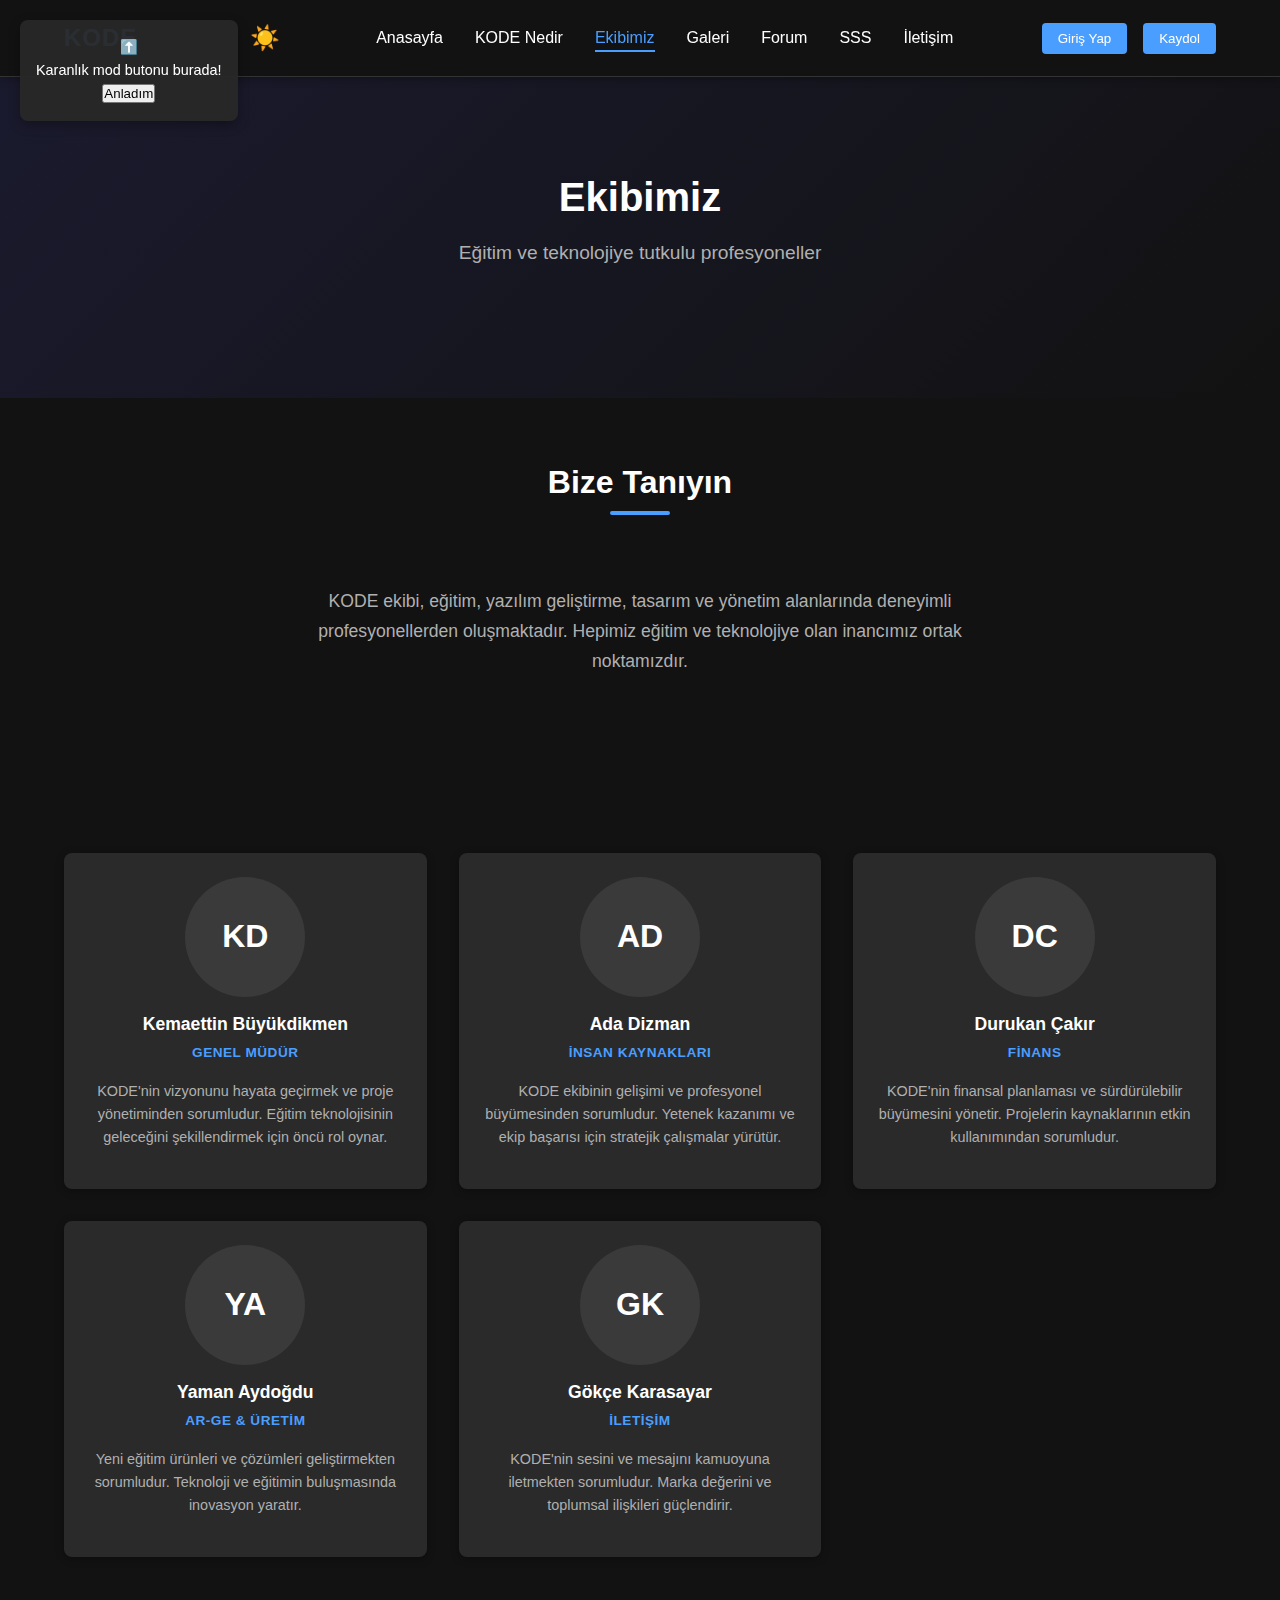
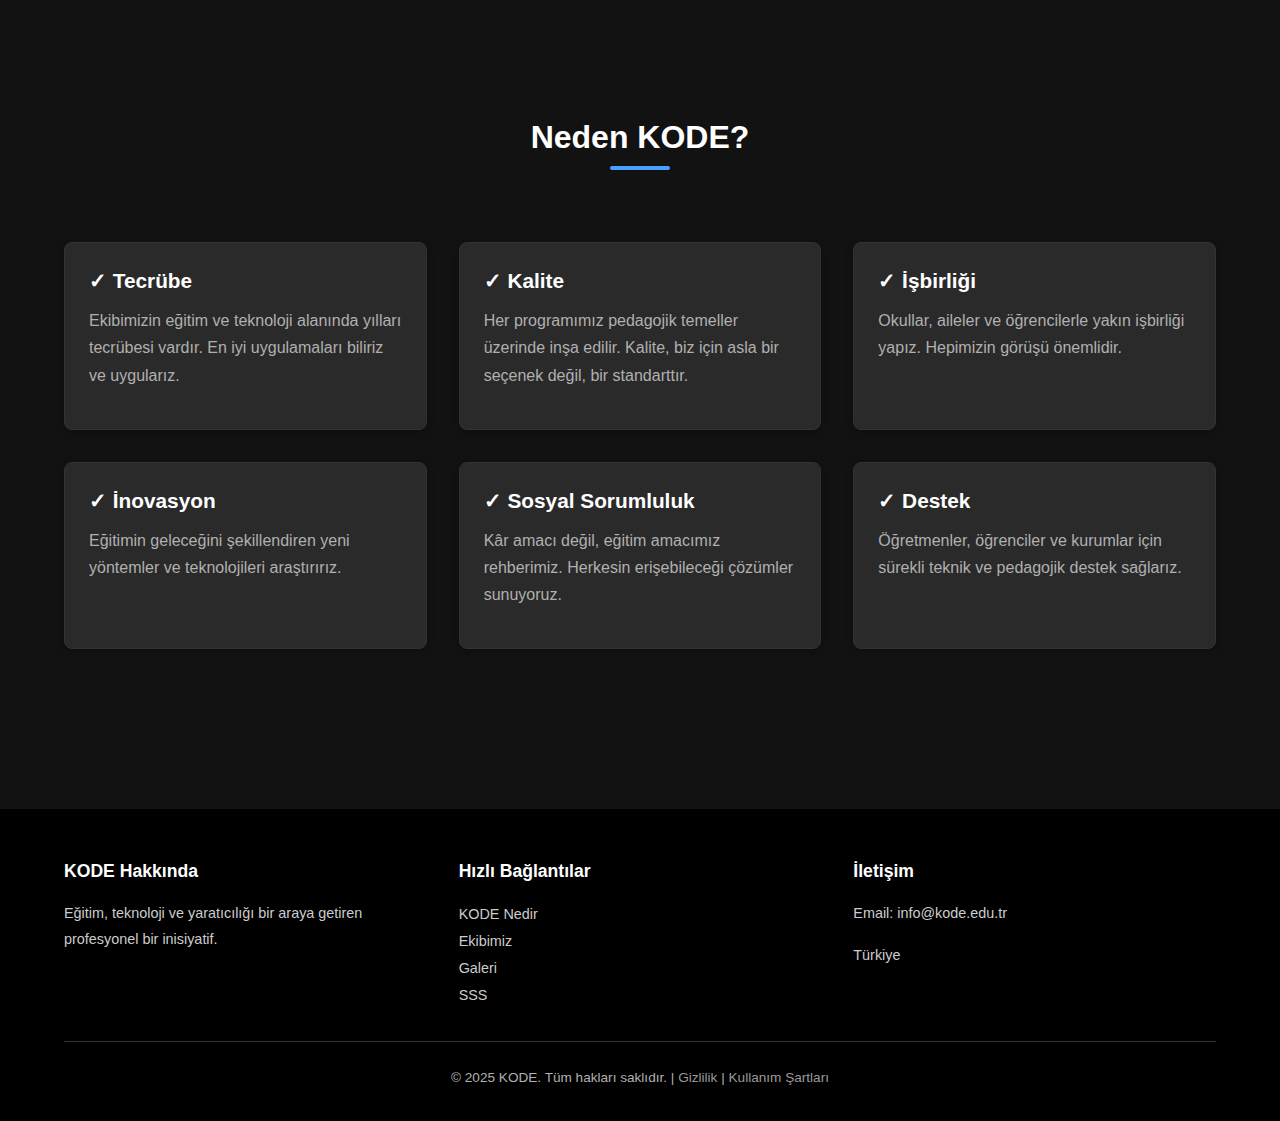
<file: ekibimiz.html>
<!DOCTYPE html>
<html lang="tr">
<head>
    <meta charset="UTF-8">
    <meta name="viewport" content="width=device-width, initial-scale=1.0">
    <meta name="description" content="KODE Ekibimiz - Eğitim ve Teknoloji Profesyonelleri">
    <title>Ekibimiz | KODE</title>
    <link rel="stylesheet" href="css/style.css">
</head>
<body>
    <!-- Header & Navigation -->
    <header>
        <div class="container">
            <nav>
                <div class="logo">KODE</div>
                <div class="theme-toggle">
                    <button id="theme-toggle-btn" class="theme-btn">🌙</button>
                </div>
                <ul class="nav-menu">
                    <li><a href="index.html">Anasayfa</a></li>
                    <li><a href="kode-nedir.html">KODE Nedir</a></li>
                    <li><a href="ekibimiz.html" class="active">Ekibimiz</a></li>
                    <li><a href="galeri.html">Galeri</a></li>
                    <li><a href="forum.html">Forum</a></li>
                    <li><a href="sss.html">SSS</a></li>
                    <li><a href="iletisim.html">İletişim</a></li>
                </ul>
                <div class="user-menu" id="user-menu">
                    <button id="login-btn">Giriş Yap</button>
                    <button id="register-btn">Kaydol</button>
                </div>
            </nav>
        </div>
    </header>

    <!-- Hero Section -->
    <section class="hero">
        <div class="container">
            <h1>Ekibimiz</h1>
            <p>Eğitim ve teknolojiye tutkulu profesyoneller</p>
        </div>
    </section>

    <!-- Team Introduction -->
    <section>
        <div class="container">
            <div class="section-title">
                <h2>Bize Tanıyın</h2>
            </div>
            <p style="text-align: center; font-size: 1.1rem; color: var(--text-light); max-width: 700px; margin: 0 auto 3rem;">
                KODE ekibi, eğitim, yazılım geliştirme, tasarım ve yönetim alanlarında deneyimli profesyonellerden oluşmaktadır. Hepimiz eğitim ve teknolojiye olan inancımız ortak noktamızdır.
            </p>
        </div>
    </section>

    <!-- Team Members -->
    <section style="background-color: var(--bg-light);">
        <div class="container">
            <div class="grid grid-2">
                <!-- Member 1 -->
                <div class="team-member">
                    <div class="team-avatar">
                        <img src="" alt="Kemaettin Büyükdikmen" style="width: 100%; height: 100%; border-radius: 50%; object-fit: cover; display: none;" onerror="this.style.display='none'; this.parentElement.innerHTML='KD';">
                        <span>KD</span>
                    </div>
                    <h3 class="team-name">Kemaettin Büyükdikmen</h3>
                    <p class="team-role">Genel Müdür</p>
                    <p class="team-bio">KODE'nin vizyonunu hayata geçirmek ve proje yönetiminden sorumludur. Eğitim teknolojisinin geleceğini şekillendirmek için öncü rol oynar.</p>
                </div>

                <!-- Member 2 -->
                <div class="team-member">
                    <div class="team-avatar">
                        <img src="" alt="Ada Dizman" style="width: 100%; height: 100%; border-radius: 50%; object-fit: cover; display: none;" onerror="this.style.display='none'; this.parentElement.innerHTML='AD';">
                        <span>AD</span>
                    </div>
                    <h3 class="team-name">Ada Dizman</h3>
                    <p class="team-role">İnsan Kaynakları</p>
                    <p class="team-bio">KODE ekibinin gelişimi ve profesyonel büyümesinden sorumludur. Yetenek kazanımı ve ekip başarısı için stratejik çalışmalar yürütür.</p>
                </div>

                <!-- Member 3 -->
                <div class="team-member">
                    <div class="team-avatar">
                        <img src="" alt="Durukan Çakır" style="width: 100%; height: 100%; border-radius: 50%; object-fit: cover; display: none;" onerror="this.style.display='none'; this.parentElement.innerHTML='DC';">
                        <span>DC</span>
                    </div>
                    <h3 class="team-name">Durukan Çakır</h3>
                    <p class="team-role">Finans</p>
                    <p class="team-bio">KODE'nin finansal planlaması ve sürdürülebilir büyümesini yönetir. Projelerin kaynaklarının etkin kullanımından sorumludur.</p>
                </div>

                <!-- Member 4 -->
                <div class="team-member">
                    <div class="team-avatar">
                        <img src="" alt="Yaman Aydoğdu" style="width: 100%; height: 100%; border-radius: 50%; object-fit: cover; display: none;" onerror="this.style.display='none'; this.parentElement.innerHTML='YA';">
                        <span>YA</span>
                    </div>
                    <h3 class="team-name">Yaman Aydoğdu</h3>
                    <p class="team-role">AR-GE & Üretim</p>
                    <p class="team-bio">Yeni eğitim ürünleri ve çözümleri geliştirmekten sorumludur. Teknoloji ve eğitimin buluşmasında inovasyon yaratır.</p>
                </div>

                <!-- Member 5 -->
                <div class="team-member">
                    <div class="team-avatar">
                        <img src="" alt="Gökçe Karasayar" style="width: 100%; height: 100%; border-radius: 50%; object-fit: cover; display: none;" onerror="this.style.display='none'; this.parentElement.innerHTML='GK';">
                        <span>GK</span>
                    </div>
                    <h3 class="team-name">Gökçe Karasayar</h3>
                    <p class="team-role">İletişim</p>
                    <p class="team-bio">KODE'nin sesini ve mesajını kamuoyuna iletmekten sorumludur. Marka değerini ve toplumsal ilişkileri güçlendirir.</p>
                </div>
            </div>
        </div>
    </section>

    <!-- Why Work With Us -->
    <section>
        <div class="container">
            <div class="section-title">
                <h2>Neden KODE?</h2>
            </div>
            <div class="grid grid-3">
                <div class="card">
                    <h3>✓ Tecrübe</h3>
                    <p>Ekibimizin eğitim ve teknoloji alanında yılları tecrübesi vardır. En iyi uygulamaları biliriz ve uygularız.</p>
                </div>
                <div class="card">
                    <h3>✓ Kalite</h3>
                    <p>Her programımız pedagojik temeller üzerinde inşa edilir. Kalite, biz için asla bir seçenek değil, bir standarttır.</p>
                </div>
                <div class="card">
                    <h3>✓ İşbirliği</h3>
                    <p>Okullar, aileler ve öğrencilerle yakın işbirliği yapız. Hepimizin görüşü önemlidir.</p>
                </div>
                <div class="card">
                    <h3>✓ İnovasyon</h3>
                    <p>Eğitimin geleceğini şekillendiren yeni yöntemler ve teknolojileri araştırırız.</p>
                </div>
                <div class="card">
                    <h3>✓ Sosyal Sorumluluk</h3>
                    <p>Kâr amacı değil, eğitim amacımız rehberimiz. Herkesin erişebileceği çözümler sunuyoruz.</p>
                </div>
                <div class="card">
                    <h3>✓ Destek</h3>
                    <p>Öğretmenler, öğrenciler ve kurumlar için sürekli teknik ve pedagojik destek sağlarız.</p>
                </div>
            </div>
        </div>
    </section>

    <!-- Footer -->
    <footer>
        <div class="container">
            <div class="footer-content">
                <div class="footer-section">
                    <h4>KODE Hakkında</h4>
                    <p>Eğitim, teknoloji ve yaratıcılığı bir araya getiren profesyonel bir inisiyatif.</p>
                </div>
                <div class="footer-section">
                    <h4>Hızlı Bağlantılar</h4>
                    <a href="kode-nedir.html">KODE Nedir</a><br>
                    <a href="ekibimiz.html">Ekibimiz</a><br>
                    <a href="galeri.html">Galeri</a><br>
                    <a href="sss.html">SSS</a>
                </div>
                <div class="footer-section">
                    <h4>İletişim</h4>
                    <p>Email: <a href="mailto:info@kode.edu.tr">info@kode.edu.tr</a></p>
                    <p>Türkiye</p>
                </div>
            </div>
            <div class="footer-bottom">
                <p>&copy; 2025 KODE. Tüm hakları saklıdır. | <a href="gizlilik.html" style="color: #999999;">Gizlilik</a> | <a href="kullanim-sartlari.html" style="color: #999999;">Kullanım Şartları</a></p>
            </div>
        </div>
    </footer>

    <script src="js/main.js"></script>
</body>
</html>
</file>
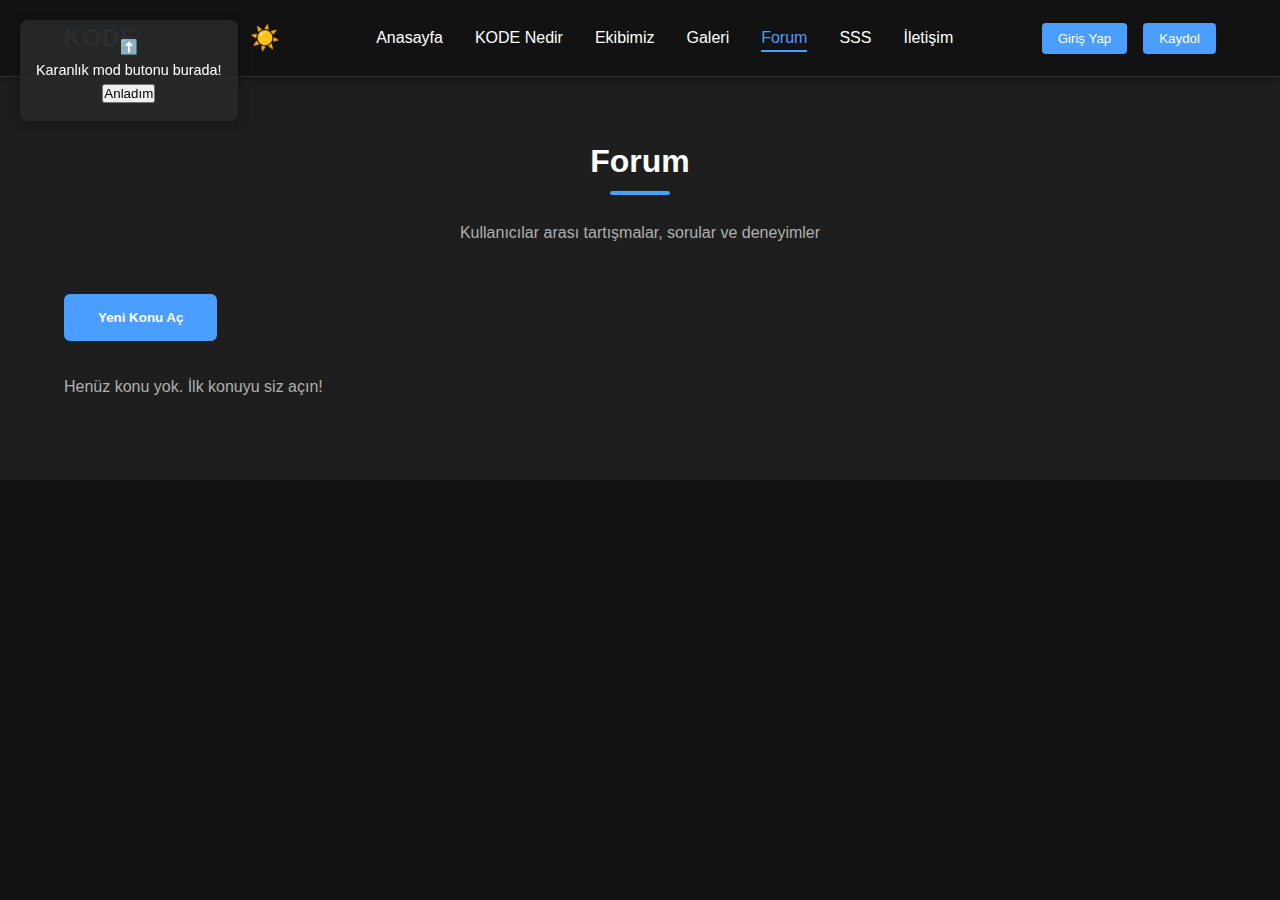
<file: forum.html>
<!DOCTYPE html>
<html lang="tr">
<head>
    <meta charset="UTF-8">
    <meta name="viewport" content="width=device-width, initial-scale=1.0">
    <meta name="description" content="KODE - Forum">
    <title>KODE - Forum</title>
    <link rel="stylesheet" href="css/style.css">
</head>
<body>
    <!-- Header & Navigation -->
    <header>
        <div class="container">
            <nav>
                <div class="logo">KODE</div>
                <div class="theme-toggle">
                    <button id="theme-toggle-btn" class="theme-btn">🌙</button>
                </div>
                <ul class="nav-menu">
                    <li><a href="index.html">Anasayfa</a></li>
                    <li><a href="kode-nedir.html">KODE Nedir</a></li>
                    <li><a href="ekibimiz.html">Ekibimiz</a></li>
                    <li><a href="galeri.html">Galeri</a></li>
                    <li><a href="forum.html" class="active">Forum</a></li>
                    <li><a href="sss.html">SSS</a></li>
                    <li><a href="iletisim.html">İletişim</a></li>
                </ul>
                <div class="user-menu" id="user-menu">
                    <button id="login-btn">Giriş Yap</button>
                    <button id="register-btn">Kaydol</button>
                </div>
            </nav>
        </div>
    </header>

    <!-- Forum Section -->
    <section>
        <div class="container">
            <div class="section-title">
                <h2>Forum</h2>
                <p>Kullanıcılar arası tartışmalar, sorular ve deneyimler</p>
            </div>
            <div id="forum-content">
                <div style="margin-bottom: 2rem;">
                    <button id="new-topic-btn" class="cta-button">Yeni Konu Aç</button>
                </div>
                <div id="topics-list">
                    <!-- Konular buraya yüklenecek -->
                </div>
            </div>
        </div>
    </section>

    <!-- New Topic Modal -->
    <div id="new-topic-modal" style="display: none; position: fixed; top: 0; left: 0; width: 100%; height: 100%; background: rgba(0,0,0,0.5); z-index: 1000;">
        <div style="position: absolute; top: 50%; left: 50%; transform: translate(-50%, -50%); background: white; padding: 2rem; border-radius: 8px; max-width: 500px; width: 90%;">
            <h3>Yeni Konu Aç</h3>
            <form id="new-topic-form">
                <div class="form-group">
                    <label for="topic-title">Başlık:</label>
                    <input type="text" id="topic-title" required>
                </div>
                <div class="form-group">
                    <label for="topic-content">İçerik:</label>
                    <textarea id="topic-content" rows="5" required></textarea>
                </div>
                <button type="submit" class="cta-button">Gönder</button>
                <button type="button" id="cancel-topic-btn" class="cta-button cta-button-secondary">İptal</button>
            </form>
        </div>
    </div>

    <script src="js/main.js"></script>
    <script src="js/forum.js"></script>
</body>
</html>
</file>
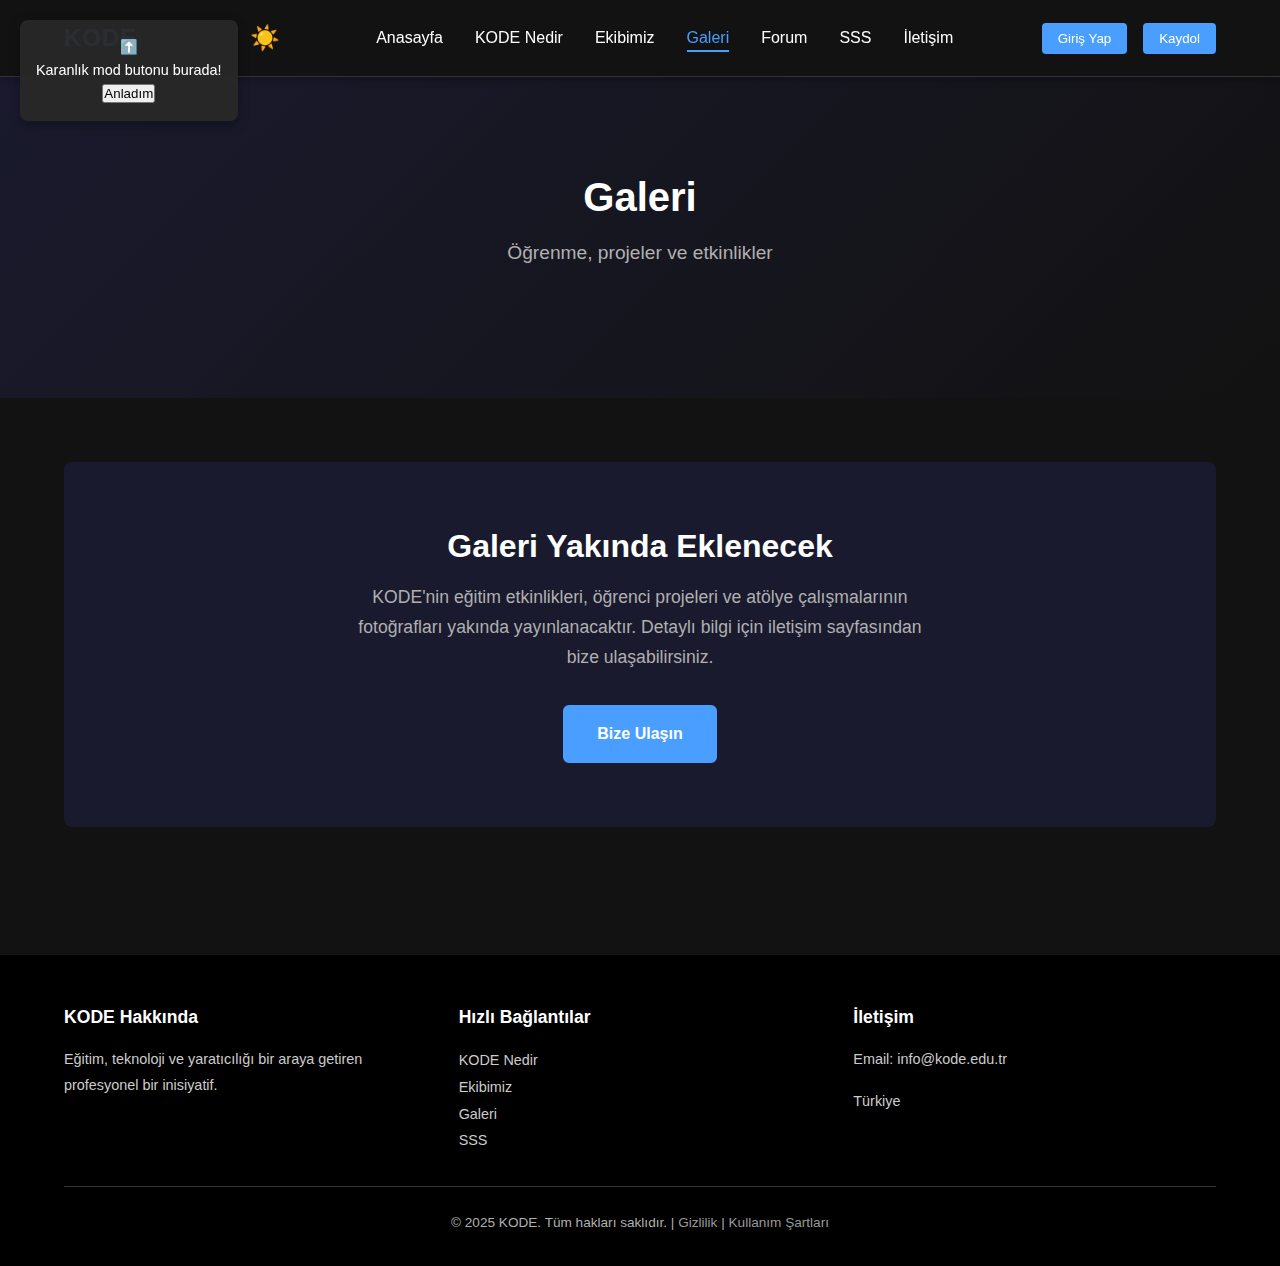
<file: galeri.html>
<!DOCTYPE html>
<html lang="tr">
<head>
    <meta charset="UTF-8">
    <meta name="viewport" content="width=device-width, initial-scale=1.0">
    <meta name="description" content="KODE Galeri - Eğitim ve Etkinlikler">
    <title>Galeri | KODE</title>
    <link rel="stylesheet" href="css/style.css">
</head>
<body>
    <!-- Header & Navigation -->
    <header>
        <div class="container">
            <nav>
                <div class="logo">KODE</div>
                <div class="theme-toggle">
                    <button id="theme-toggle-btn" class="theme-btn">🌙</button>
                </div>
                <ul class="nav-menu">
                    <li><a href="index.html">Anasayfa</a></li>
                    <li><a href="kode-nedir.html">KODE Nedir</a></li>
                    <li><a href="ekibimiz.html">Ekibimiz</a></li>
                    <li><a href="galeri.html" class="active">Galeri</a></li>
                    <li><a href="forum.html">Forum</a></li>
                    <li><a href="sss.html">SSS</a></li>
                    <li><a href="iletisim.html">İletişim</a></li>
                </ul>
                <div class="user-menu" id="user-menu">
                    <button id="login-btn">Giriş Yap</button>
                    <button id="register-btn">Kaydol</button>
                </div>
            </nav>
        </div>
    </header>

    <!-- Hero Section -->
    <section class="hero">
        <div class="container">
            <h1>Galeri</h1>
            <p>Öğrenme, projeler ve etkinlikler</p>
        </div>
    </section>

    <!-- Galeri Yakında -->
    <section>
        <div class="container">
            <div style="text-align: center; padding: 4rem 2rem; background: var(--primary-light); border-radius: 8px;">
                <h2 style="margin-bottom: 1rem; color: var(--text-dark);">Galeri Yakında Eklenecek</h2>
                <p style="font-size: 1.1rem; color: var(--text-light); max-width: 600px; margin: 0 auto;">
                    KODE'nin eğitim etkinlikleri, öğrenci projeleri ve atölye çalışmalarının fotoğrafları yakında yayınlanacaktır. Detaylı bilgi için iletişim sayfasından bize ulaşabilirsiniz.
                </p>
                <a href="iletisim.html" class="cta-button" style="margin-top: 2rem; display: inline-block;">Bize Ulaşın</a>
            </div>
        </div>
    </section>

    <!-- Footer -->
    <footer>
        <div class="container">
            <div class="footer-content">
                <div class="footer-section">
                    <h4>KODE Hakkında</h4>
                    <p>Eğitim, teknoloji ve yaratıcılığı bir araya getiren profesyonel bir inisiyatif.</p>
                </div>
                <div class="footer-section">
                    <h4>Hızlı Bağlantılar</h4>
                    <a href="kode-nedir.html">KODE Nedir</a><br>
                    <a href="ekibimiz.html">Ekibimiz</a><br>
                    <a href="galeri.html">Galeri</a><br>
                    <a href="sss.html">SSS</a>
                </div>
                <div class="footer-section">
                    <h4>İletişim</h4>
                    <p>Email: <a href="mailto:info@kode.edu.tr">info@kode.edu.tr</a></p>
                    <p>Türkiye</p>
                </div>
            </div>
            <div class="footer-bottom">
                <p>&copy; 2025 KODE. Tüm hakları saklıdır. | <a href="gizlilik.html" style="color: #999999;">Gizlilik</a> | <a href="kullanim-sartlari.html" style="color: #999999;">Kullanım Şartları</a></p>
            </div>
        </div>
    </footer>

    <script src="js/main.js"></script>
</body>
</html>
</file>
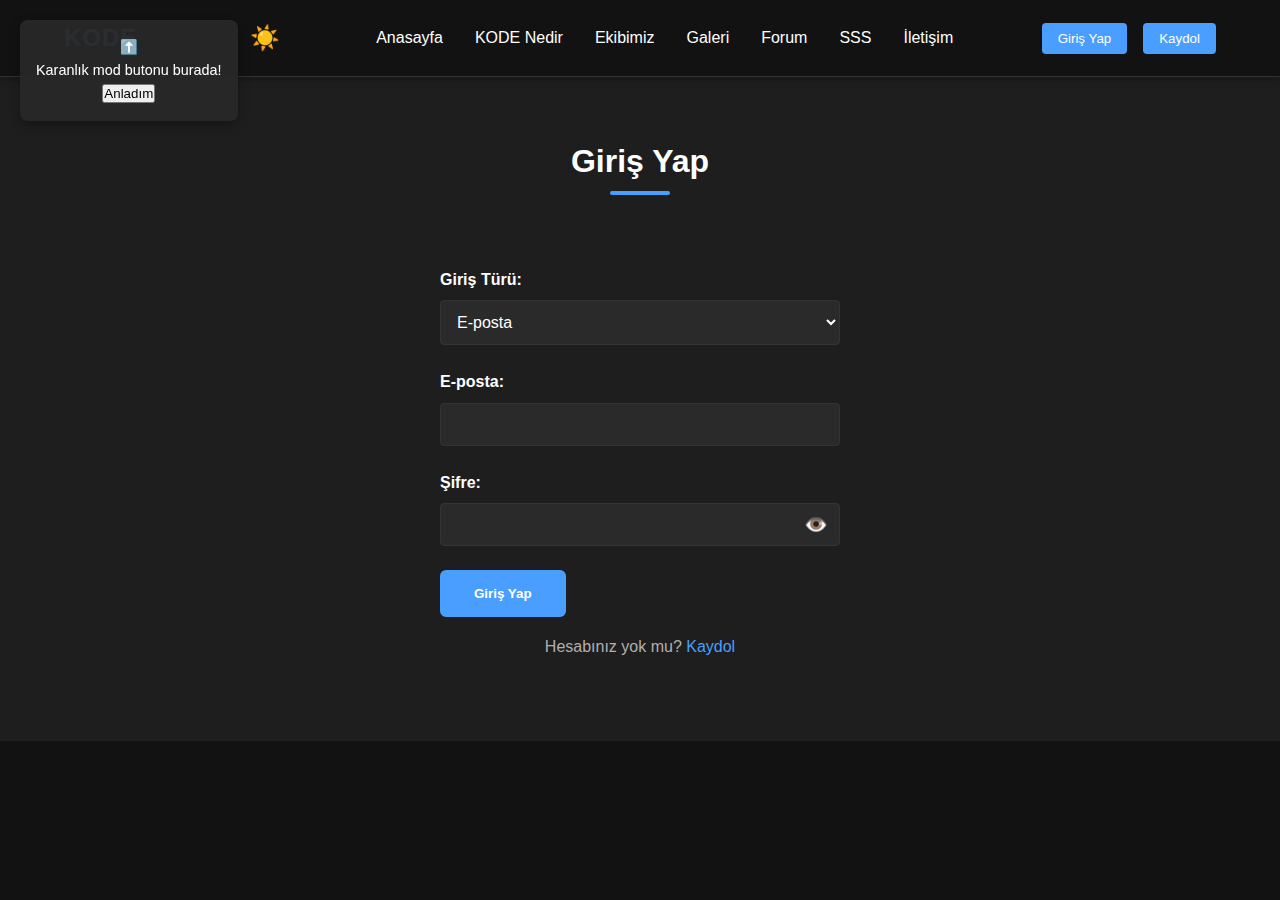
<file: giris.html>
<!DOCTYPE html>
<html lang="tr">
<head>
    <meta charset="UTF-8">
    <meta name="viewport" content="width=device-width, initial-scale=1.0">
    <meta name="description" content="KODE - Giriş Yap">
    <title>KODE - Giriş Yap</title>
    <link rel="stylesheet" href="css/style.css">
</head>
<body>
    <!-- Header & Navigation -->
    <header>
        <div class="container">
            <nav>
                <div class="logo">KODE</div>
                <div class="theme-toggle">
                    <button id="theme-toggle-btn" class="theme-btn">🌙</button>
                </div>
                <ul class="nav-menu">
                    <li><a href="index.html">Anasayfa</a></li>
                    <li><a href="kode-nedir.html">KODE Nedir</a></li>
                    <li><a href="ekibimiz.html">Ekibimiz</a></li>
                    <li><a href="galeri.html">Galeri</a></li>
                    <li><a href="forum.html">Forum</a></li>
                    <li><a href="sss.html">SSS</a></li>
                    <li><a href="iletisim.html">İletişim</a></li>
                </ul>
                <div class="user-menu" id="user-menu">
                    <button id="login-btn">Giriş Yap</button>
                    <button id="register-btn">Kaydol</button>
                </div>
            </nav>
        </div>
    </header>

    <!-- Login Section -->
    <section>
        <div class="container">
            <div class="section-title">
                <h2>Giriş Yap</h2>
            </div>
            <div style="max-width: 400px; margin: 0 auto;">
                <form id="login-form">
                    <div class="form-group">
                        <label for="login-type">Giriş Türü:</label>
                        <select id="login-type">
                            <option value="email">E-posta</option>
                            <option value="phone">Telefon</option>
                        </select>
                    </div>
                    <div class="form-group" id="email-group">
                        <label for="email">E-posta:</label>
                        <input type="text" id="email" required>
                    </div>
                    <div class="form-group" id="phone-group" style="display: none;">
                        <label for="phone">Telefon Numarası:</label>
                        <div class="phone-input">
                            <select id="country-code">
                                <option value="+90">🇹🇷 +90 (Türkiye)</option>
                                <option value="+1">🇺🇸 +1 (ABD)</option>
                                <option value="+44">🇬🇧 +44 (İngiltere)</option>
                                <option value="+49">🇩🇪 +49 (Almanya)</option>
                                <option value="+33">🇫🇷 +33 (Fransa)</option>
                                <option value="+39">🇮🇹 +39 (İtalya)</option>
                                <option value="+34">🇪🇸 +34 (İspanya)</option>
                                <option value="+31">🇳🇱 +31 (Hollanda)</option>
                                <option value="+46">🇸🇪 +46 (İsveç)</option>
                                <option value="+47">🇳🇴 +47 (Norveç)</option>
                                <option value="+45">🇩🇰 +45 (Danimarka)</option>
                                <option value="+41">🇨🇭 +41 (İsviçre)</option>
                                <option value="+43">🇦🇹 +43 (Avusturya)</option>
                                <option value="+32">🇧🇪 +32 (Belçika)</option>
                                <option value="+48">🇵🇱 +48 (Polonya)</option>
                                <option value="+420">🇨🇿 +420 (Çekya)</option>
                                <option value="+36">🇭🇺 +36 (Macaristan)</option>
                                <option value="+40">🇷🇴 +40 (Romanya)</option>
                                <option value="+30">🇬🇷 +30 (Yunanistan)</option>
                                <option value="+351">🇵🇹 +351 (Portekiz)</option>
                                <option value="+55">🇧🇷 +55 (Brezilya)</option>
                                <option value="+52">🇲🇽 +52 (Meksika)</option>
                                <option value="+54">🇦🇷 +54 (Arjantin)</option>
                                <option value="+56">🇨🇱 +56 (Şili)</option>
                                <option value="+57">🇨🇴 +57 (Kolombiya)</option>
                                <option value="+58">🇻🇪 +58 (Venezuela)</option>
                                <option value="+60">🇲🇾 +60 (Malezya)</option>
                                <option value="+61">🇦🇺 +61 (Avustralya)</option>
                                <option value="+62">🇮🇩 +62 (Endonezya)</option>
                                <option value="+63">🇵🇭 +63 (Filipinler)</option>
                                <option value="+64">🇳🇿 +64 (Yeni Zelanda)</option>
                                <option value="+65">🇸🇬 +65 (Singapur)</option>
                                <option value="+66">🇹🇭 +66 (Tayland)</option>
                                <option value="+81">🇯🇵 +81 (Japonya)</option>
                                <option value="+82">🇰🇷 +82 (Güney Kore)</option>
                                <option value="+84">🇻🇳 +84 (Vietnam)</option>
                                <option value="+86">🇨🇳 +86 (Çin)</option>
                                <option value="+91">🇮🇳 +91 (Hindistan)</option>
                                <option value="+92">🇵🇰 +92 (Pakistan)</option>
                                <option value="+93">🇦🇫 +93 (Afganistan)</option>
                                <option value="+94">🇱🇰 +94 (Sri Lanka)</option>
                                <option value="+95">🇲🇲 +95 (Myanmar)</option>
                                <option value="+98">🇮🇷 +98 (İran)</option>
                                <option value="+212">🇲🇦 +212 (Fas)</option>
                                <option value="+213">🇩🇿 +213 (Cezayir)</option>
                                <option value="+216">🇹🇳 +216 (Tunus)</option>
                                <option value="+218">🇱🇾 +218 (Libya)</option>
                                <option value="+220">🇬🇲 +220 (Gambiya)</option>
                                <option value="+221">🇸🇳 +221 (Senegal)</option>
                                <option value="+222">🇲🇷 +222 (Moritanya)</option>
                                <option value="+223">🇲🇱 +223 (Mali)</option>
                                <option value="+224">🇬🇳 +224 (Gine)</option>
                                <option value="+225">🇨🇮 +225 (Fildişi Sahili)</option>
                                <option value="+226">🇧🇫 +226 (Burkina Faso)</option>
                                <option value="+227">🇳🇪 +227 (Nijer)</option>
                                <option value="+228">🇹🇬 +228 (Togo)</option>
                                <option value="+229">🇧🇯 +229 (Benin)</option>
                                <option value="+230">🇲🇺 +230 (Mauritius)</option>
                                <option value="+231">🇱🇷 +231 (Liberya)</option>
                                <option value="+232">🇸🇱 +232 (Sierra Leone)</option>
                                <option value="+233">🇬🇭 +233 (Gana)</option>
                                <option value="+234">🇳🇬 +234 (Nijerya)</option>
                                <option value="+235">🇹🇩 +235 (Çad)</option>
                                <option value="+236">🇨🇫 +236 (Orta Afrika)</option>
                                <option value="+237">🇨🇲 +237 (Kamerun)</option>
                                <option value="+238">🇨🇻 +238 (Cape Verde)</option>
                                <option value="+239">🇸🇹 +239 (São Tomé ve Príncipe)</option>
                                <option value="+240">🇬🇶 +240 (Ekvator Ginesi)</option>
                                <option value="+241">🇬🇦 +241 (Gabon)</option>
                                <option value="+242">🇨🇬 +242 (Kongo)</option>
                                <option value="+243">🇨🇩 +243 (Demokratik Kongo)</option>
                                <option value="+244">🇦🇴 +244 (Angola)</option>
                                <option value="+245">🇬🇼 +245 (Gine-Bissau)</option>
                                <option value="+246">🇮🇴 +246 (Britanya Hint Okyanusu)</option>
                                <option value="+248">🇸🇨 +248 (Seyşeller)</option>
                                <option value="+249">🇸🇩 +249 (Sudan)</option>
                                <option value="+250">🇷🇼 +250 (Ruanda)</option>
                                <option value="+251">🇪🇹 +251 (Etiyopya)</option>
                                <option value="+252">🇸🇴 +252 (Somali)</option>
                                <option value="+253">🇩🇯 +253 (Cibuti)</option>
                                <option value="+254">🇰🇪 +254 (Kenya)</option>
                                <option value="+255">🇹🇿 +255 (Tanzanya)</option>
                                <option value="+256">🇺🇬 +256 (Uganda)</option>
                                <option value="+257">🇧🇮 +257 (Burundi)</option>
                                <option value="+258">🇲🇿 +258 (Mozambik)</option>
                                <option value="+260">🇿🇲 +260 (Zambiya)</option>
                                <option value="+261">🇲🇬 +261 (Madagaskar)</option>
                                <option value="+262">🇷🇪 +262 (Réunion)</option>
                                <option value="+263">🇿🇼 +263 (Zimbabve)</option>
                                <option value="+264">🇳🇦 +264 (Namibya)</option>
                                <option value="+265">🇲🇼 +265 (Malavi)</option>
                                <option value="+266">🇱🇸 +266 (Lesotho)</option>
                                <option value="+267">🇧🇼 +267 (Botsvana)</option>
                                <option value="+268">🇸🇿 +268 (Svaziland)</option>
                                <option value="+269">🇰🇲 +269 (Komorlar)</option>
                                <option value="+27">🇿🇦 +27 (Güney Afrika)</option>
                                <option value="+290">🇸🇭 +290 (Saint Helena)</option>
                                <option value="+291">🇪🇷 +291 (Eritre)</option>
                                <option value="+297">🇦🇼 +297 (Aruba)</option>
                                <option value="+298">🇫🇴 +298 (Faroe Adaları)</option>
                                <option value="+299">🇬🇱 +299 (Grönland)</option>
                                <option value="+350">🇬🇮 +350 (Cebelitarık)</option>
                                <option value="+351">🇵🇹 +351 (Portekiz)</option>
                                <option value="+352">🇱🇺 +352 (Lüksemburg)</option>
                                <option value="+353">🇮🇪 +353 (İrlanda)</option>
                                <option value="+354">🇮🇸 +354 (İzlanda)</option>
                                <option value="+355">🇦🇱 +355 (Arnavutluk)</option>
                                <option value="+356">🇲🇹 +356 (Malta)</option>
                                <option value="+357">🇨🇾 +357 (Kıbrıs)</option>
                                <option value="+358">🇫🇮 +358 (Finlandiya)</option>
                                <option value="+359">🇧🇬 +359 (Bulgaristan)</option>
                                <option value="+370">🇱🇹 +370 (Litvanya)</option>
                                <option value="+371">🇱🇻 +371 (Letonya)</option>
                                <option value="+372">🇪🇪 +372 (Estonya)</option>
                                <option value="+373">🇲🇩 +373 (Moldova)</option>
                                <option value="+374">🇦🇲 +374 (Ermenistan)</option>
                                <option value="+375">🇧🇾 +375 (Belarus)</option>
                                <option value="+376">🇦🇩 +376 (Andorra)</option>
                                <option value="+377">🇲🇨 +377 (Monako)</option>
                                <option value="+378">🇸🇲 +378 (San Marino)</option>
                                <option value="+380">🇺🇦 +380 (Ukrayna)</option>
                                <option value="+381">🇷🇸 +381 (Sırbistan)</option>
                                <option value="+382">🇲🇪 +382 (Karadağ)</option>
                                <option value="+383">🇽🇰 +383 (Kosova)</option>
                                <option value="+385">🇭🇷 +385 (Hırvatistan)</option>
                                <option value="+386">🇸🇮 +386 (Slovenya)</option>
                                <option value="+387">🇧🇦 +387 (Bosna Hersek)</option>
                                <option value="+389">🇲🇰 +389 (Makedonya)</option>
                                <option value="+420">🇨🇿 +420 (Çekya)</option>
                                <option value="+421">🇸🇰 +421 (Slovakya)</option>
                                <option value="+423">🇱🇮 +423 (Lihtenştayn)</option>
                                <option value="+500">🇫🇰 +500 (Falkland Adaları)</option>
                                <option value="+501">🇧🇿 +501 (Belize)</option>
                                <option value="+502">🇬🇹 +502 (Guatemala)</option>
                                <option value="+503">🇸🇻 +503 (El Salvador)</option>
                                <option value="+504">🇭🇳 +504 (Honduras)</option>
                                <option value="+505">🇳🇮 +505 (Nikaragua)</option>
                                <option value="+506">🇨🇷 +506 (Kosta Rika)</option>
                                <option value="+507">🇵🇦 +507 (Panama)</option>
                                <option value="+508">🇵🇲 +508 (Saint Pierre ve Miquelon)</option>
                                <option value="+509">🇭🇹 +509 (Haiti)</option>
                                <option value="+590">🇬🇵 +590 (Guadeloupe)</option>
                                <option value="+591">🇧🇴 +591 (Bolivya)</option>
                                <option value="+592">🇬🇾 +592 (Guyana)</option>
                                <option value="+593">🇪🇨 +593 (Ekvador)</option>
                                <option value="+594">🇬🇫 +594 (Fransız Guyanası)</option>
                                <option value="+595">🇵🇾 +595 (Paraguay)</option>
                                <option value="+596">🇲🇶 +596 (Martinique)</option>
                                <option value="+597">🇸🇷 +597 (Surinam)</option>
                                <option value="+598">🇺🇾 +598 (Uruguay)</option>
                                <option value="+599">🇨🇼 +599 (Curaçao)</option>
                                <option value="+670">🇹🇱 +670 (Doğu Timor)</option>
                                <option value="+672">🇦🇶 +672 (Antarktika)</option>
                                <option value="+673">🇧🇳 +673 (Brunei)</option>
                                <option value="+674">🇳🇷 +674 (Nauru)</option>
                                <option value="+675">🇵🇬 +675 (Papua Yeni Gine)</option>
                                <option value="+676">🇹🇴 +676 (Tonga)</option>
                                <option value="+677">🇸🇧 +677 (Solomon Adaları)</option>
                                <option value="+678">🇻🇺 +678 (Vanuatu)</option>
                                <option value="+679">🇫🇯 +679 (Fiji)</option>
                                <option value="+680">🇵🇼 +680 (Palau)</option>
                                <option value="+681">🇼🇫 +681 (Wallis ve Futuna)</option>
                                <option value="+682">🇨🇰 +682 (Cook Adaları)</option>
                                <option value="+683">🇳🇺 +683 (Niue)</option>
                                <option value="+684">🇦🇸 +684 (Amerikan Samoası)</option>
                                <option value="+685">🇼🇸 +685 (Samoa)</option>
                                <option value="+686">🇰🇮 +686 (Kiribati)</option>
                                <option value="+687">🇳🇨 +687 (Yeni Kaledonya)</option>
                                <option value="+688">🇹🇻 +688 (Tuvalu)</option>
                                <option value="+689">🇵🇫 +689 (Fransız Polinezyası)</option>
                                <option value="+690">🇹🇰 +690 (Tokelau)</option>
                                <option value="+691">🇫🇲 +691 (Mikronezya)</option>
                                <option value="+692">🇲🇭 +692 (Marshall Adaları)</option>
                                <option value="+850">🇰🇵 +850 (Kuzey Kore)</option>
                                <option value="+852">🇭🇰 +852 (Hong Kong)</option>
                                <option value="+853">🇲🇴 +853 (Makao)</option>
                                <option value="+855">🇰🇭 +855 (Kamboçya)</option>
                                <option value="+856">🇱🇦 +856 (Laos)</option>
                                <option value="+880">🇧🇩 +880 (Bangladeş)</option>
                                <option value="+886">🇹🇼 +886 (Tayvan)</option>
                                <option value="+960">🇲🇻 +960 (Maldivler)</option>
                                <option value="+961">🇱🇧 +961 (Lübnan)</option>
                                <option value="+962">🇯🇴 +962 (Ürdün)</option>
                                <option value="+963">🇸🇾 +963 (Suriye)</option>
                                <option value="+964">🇮🇶 +964 (Irak)</option>
                                <option value="+965">🇰🇼 +965 (Kuveyt)</option>
                                <option value="+966">🇸🇦 +966 (Suudi Arabistan)</option>
                                <option value="+967">🇾🇪 +967 (Yemen)</option>
                                <option value="+968">🇴🇲 +968 (Umman)</option>
                                <option value="+970">🇵🇸 +970 (Filistin)</option>
                                <option value="+971">🇦🇪 +971 (BAE)</option>
                                <option value="+972">🇮🇱 +972 (İsrail)</option>
                                <option value="+973">🇧🇭 +973 (Bahreyn)</option>
                                <option value="+974">🇶🇦 +974 (Katar)</option>
                                <option value="+975">🇧🇹 +975 (Butan)</option>
                                <option value="+976">🇲🇳 +976 (Moğolistan)</option>
                                <option value="+977">🇳🇵 +977 (Nepal)</option>
                                <option value="+992">🇹🇯 +992 (Tacikistan)</option>
                                <option value="+993">🇹🇲 +993 (Türkmenistan)</option>
                                <option value="+994">🇦🇿 +994 (Azerbaycan)</option>
                                <option value="+995">🇬🇪 +995 (Gürcistan)</option>
                                <option value="+996">🇰🇬 +996 (Kırgızistan)</option>
                                <option value="+998">🇺🇿 +998 (Özbekistan)</option>
                            </select>
                            <input type="tel" id="phone" placeholder="Telefon numarası" required>
                        </div>
                    </div>
                    <div class="form-group">
                        <label for="password">Şifre:</label>
                        <div class="password-input">
                            <input type="password" id="password" required>
                            <button type="button" id="toggle-password" class="toggle-btn">👁️</button>
                        </div>
                    </div>
                    <button type="submit" class="cta-button">Giriş Yap</button>
                </form>
                <p style="text-align: center; margin-top: 1rem;">
                    Hesabınız yok mu? <a href="kaydol.html">Kaydol</a>
                </p>
            </div>
        </div>
    </section>

    <script src="js/main.js"></script>
    <script src="js/auth.js"></script>
</body>
</html>
</file>
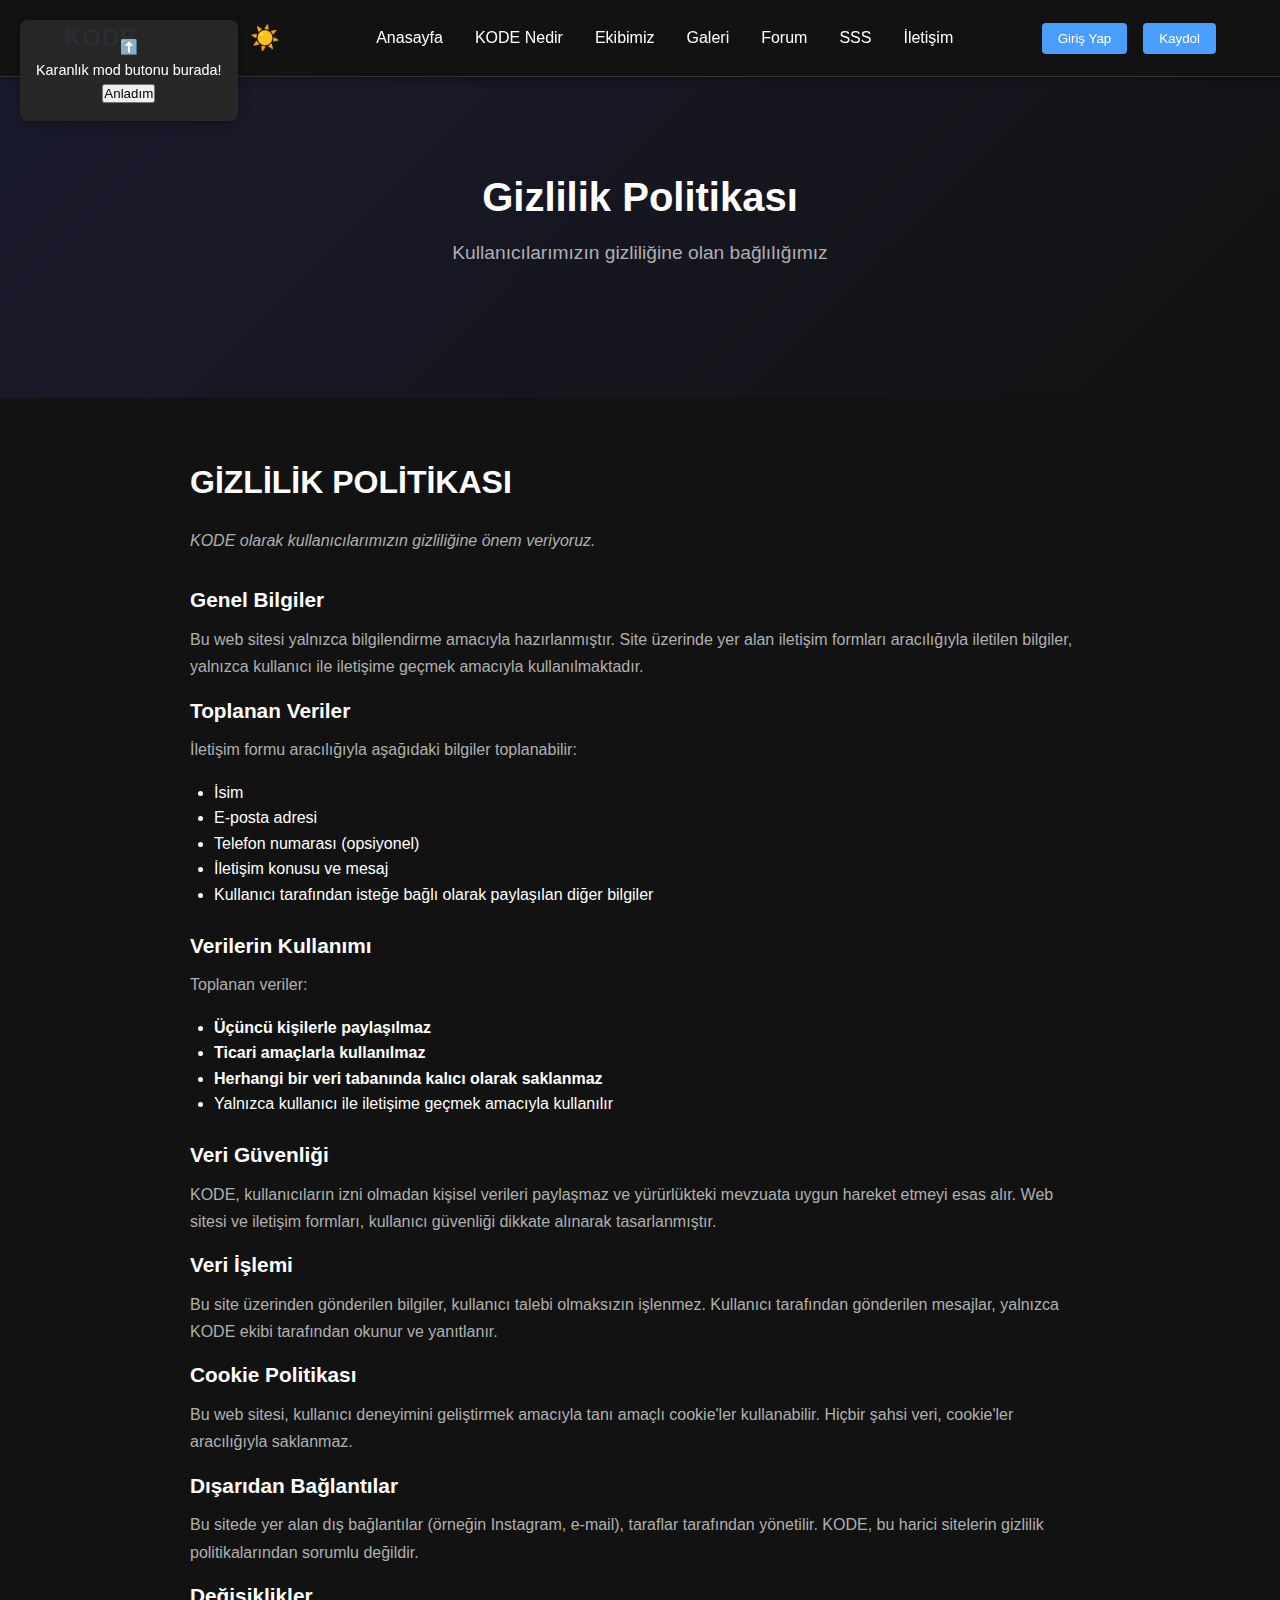
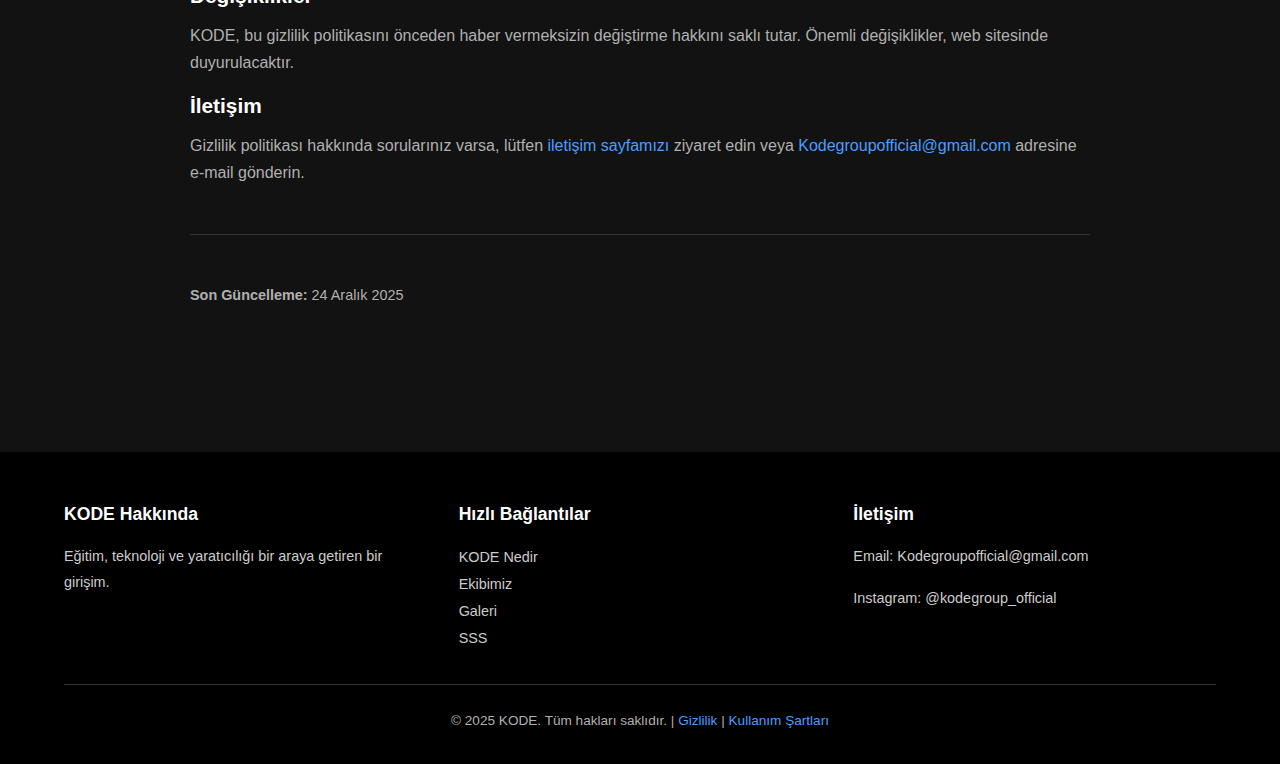
<file: gizlilik.html>
<!DOCTYPE html>
<html lang="tr">
<head>
    <meta charset="UTF-8">
    <meta name="viewport" content="width=device-width, initial-scale=1.0">
    <meta name="description" content="KODE - Gizlilik Politikası">
    <title>Gizlilik Politikası | KODE</title>
    <link rel="stylesheet" href="css/style.css">
</head>
<body>
    <!-- Header & Navigation -->
    <header>
        <div class="container">
            <nav>
                <div class="logo">KODE</div>
                <div class="theme-toggle">
                    <button id="theme-toggle-btn" class="theme-btn">🌙</button>
                </div>
                <ul class="nav-menu">
                    <li><a href="index.html">Anasayfa</a></li>
                    <li><a href="kode-nedir.html">KODE Nedir</a></li>
                    <li><a href="ekibimiz.html">Ekibimiz</a></li>
                    <li><a href="galeri.html">Galeri</a></li>
                    <li><a href="forum.html">Forum</a></li>
                    <li><a href="sss.html">SSS</a></li>
                    <li><a href="iletisim.html">İletişim</a></li>
                </ul>
                <div class="user-menu" id="user-menu">
                    <button id="login-btn">Giriş Yap</button>
                    <button id="register-btn">Kaydol</button>
                </div>
            </nav>
        </div>
    </header>

    <!-- Hero Section -->
    <section class="hero">
        <div class="container">
            <h1>Gizlilik Politikası</h1>
            <p>Kullanıcılarımızın gizliliğine olan bağlılığımız</p>
        </div>
    </section>

    <!-- Content -->
    <section>
        <div class="container">
            <div style="max-width: 900px; margin: 0 auto;">
                <h2>GİZLİLİK POLİTİKASI</h2>
                
                <p style="font-style: italic; color: var(--text-light); margin-bottom: 2rem;">
                    KODE olarak kullanıcılarımızın gizliliğine önem veriyoruz.
                </p>

                <h3>Genel Bilgiler</h3>
                <p>Bu web sitesi yalnızca bilgilendirme amacıyla hazırlanmıştır. Site üzerinde yer alan iletişim formları aracılığıyla iletilen bilgiler, yalnızca kullanıcı ile iletişime geçmek amacıyla kullanılmaktadır.</p>

                <h3>Toplanan Veriler</h3>
                <p>İletişim formu aracılığıyla aşağıdaki bilgiler toplanabilir:</p>
                <ul style="margin-left: 1.5rem; margin-bottom: 1.5rem;">
                    <li>İsim</li>
                    <li>E-posta adresi</li>
                    <li>Telefon numarası (opsiyonel)</li>
                    <li>İletişim konusu ve mesaj</li>
                    <li>Kullanıcı tarafından isteğe bağlı olarak paylaşılan diğer bilgiler</li>
                </ul>

                <h3>Verilerin Kullanımı</h3>
                <p>Toplanan veriler:</p>
                <ul style="margin-left: 1.5rem; margin-bottom: 1.5rem;">
                    <li><strong>Üçüncü kişilerle paylaşılmaz</strong></li>
                    <li><strong>Ticari amaçlarla kullanılmaz</strong></li>
                    <li><strong>Herhangi bir veri tabanında kalıcı olarak saklanmaz</strong></li>
                    <li>Yalnızca kullanıcı ile iletişime geçmek amacıyla kullanılır</li>
                </ul>

                <h3>Veri Güvenliği</h3>
                <p>KODE, kullanıcıların izni olmadan kişisel verileri paylaşmaz ve yürürlükteki mevzuata uygun hareket etmeyi esas alır. Web sitesi ve iletişim formları, kullanıcı güvenliği dikkate alınarak tasarlanmıştır.</p>

                <h3>Veri İşlemi</h3>
                <p>Bu site üzerinden gönderilen bilgiler, kullanıcı talebi olmaksızın işlenmez. Kullanıcı tarafından gönderilen mesajlar, yalnızca KODE ekibi tarafından okunur ve yanıtlanır.</p>

                <h3>Cookie Politikası</h3>
                <p>Bu web sitesi, kullanıcı deneyimini geliştirmek amacıyla tanı amaçlı cookie'ler kullanabilir. Hiçbir şahsi veri, cookie'ler aracılığıyla saklanmaz.</p>

                <h3>Dışarıdan Bağlantılar</h3>
                <p>Bu sitede yer alan dış bağlantılar (örneğin Instagram, e-mail), taraflar tarafından yönetilir. KODE, bu harici sitelerin gizlilik politikalarından sorumlu değildir.</p>

                <h3>Değişiklikler</h3>
                <p>KODE, bu gizlilik politikasını önceden haber vermeksizin değiştirme hakkını saklı tutar. Önemli değişiklikler, web sitesinde duyurulacaktır.</p>

                <h3>İletişim</h3>
                <p>Gizlilik politikası hakkında sorularınız varsa, lütfen <a href="iletisim.html">iletişim sayfamızı</a> ziyaret edin veya <a href="mailto:Kodegroupofficial@gmail.com">Kodegroupofficial@gmail.com</a> adresine e-mail gönderin.</p>

                <hr style="margin: 3rem 0; border: none; border-top: 1px solid var(--border-light);">

                <p style="color: var(--text-light); font-size: 0.9rem;">
                    <strong>Son Güncelleme:</strong> 24 Aralık 2025
                </p>
            </div>
        </div>
    </section>

    <!-- Footer -->
    <footer>
        <div class="container">
            <div class="footer-content">
                <div class="footer-section">
                    <h4>KODE Hakkında</h4>
                    <p>Eğitim, teknoloji ve yaratıcılığı bir araya getiren bir girişim.</p>
                </div>
                <div class="footer-section">
                    <h4>Hızlı Bağlantılar</h4>
                    <a href="kode-nedir.html">KODE Nedir</a><br>
                    <a href="ekibimiz.html">Ekibimiz</a><br>
                    <a href="galeri.html">Galeri</a><br>
                    <a href="sss.html">SSS</a>
                </div>
                <div class="footer-section">
                    <h4>İletişim</h4>
                    <p>Email: <a href="mailto:Kodegroupofficial@gmail.com">Kodegroupofficial@gmail.com</a></p>
                    <p>Instagram: <a href="https://instagram.com/kodegroup_official" target="_blank">@kodegroup_official</a></p>
                </div>
            </div>
            <div class="footer-bottom">
                <p>&copy; 2025 KODE. Tüm hakları saklıdır. | <a href="gizlilik.html">Gizlilik</a> | <a href="kullanim-sartlari.html">Kullanım Şartları</a></p>
            </div>
        </div>
    </footer>

    <script src="js/main.js"></script>
</body>
</html>
</file>
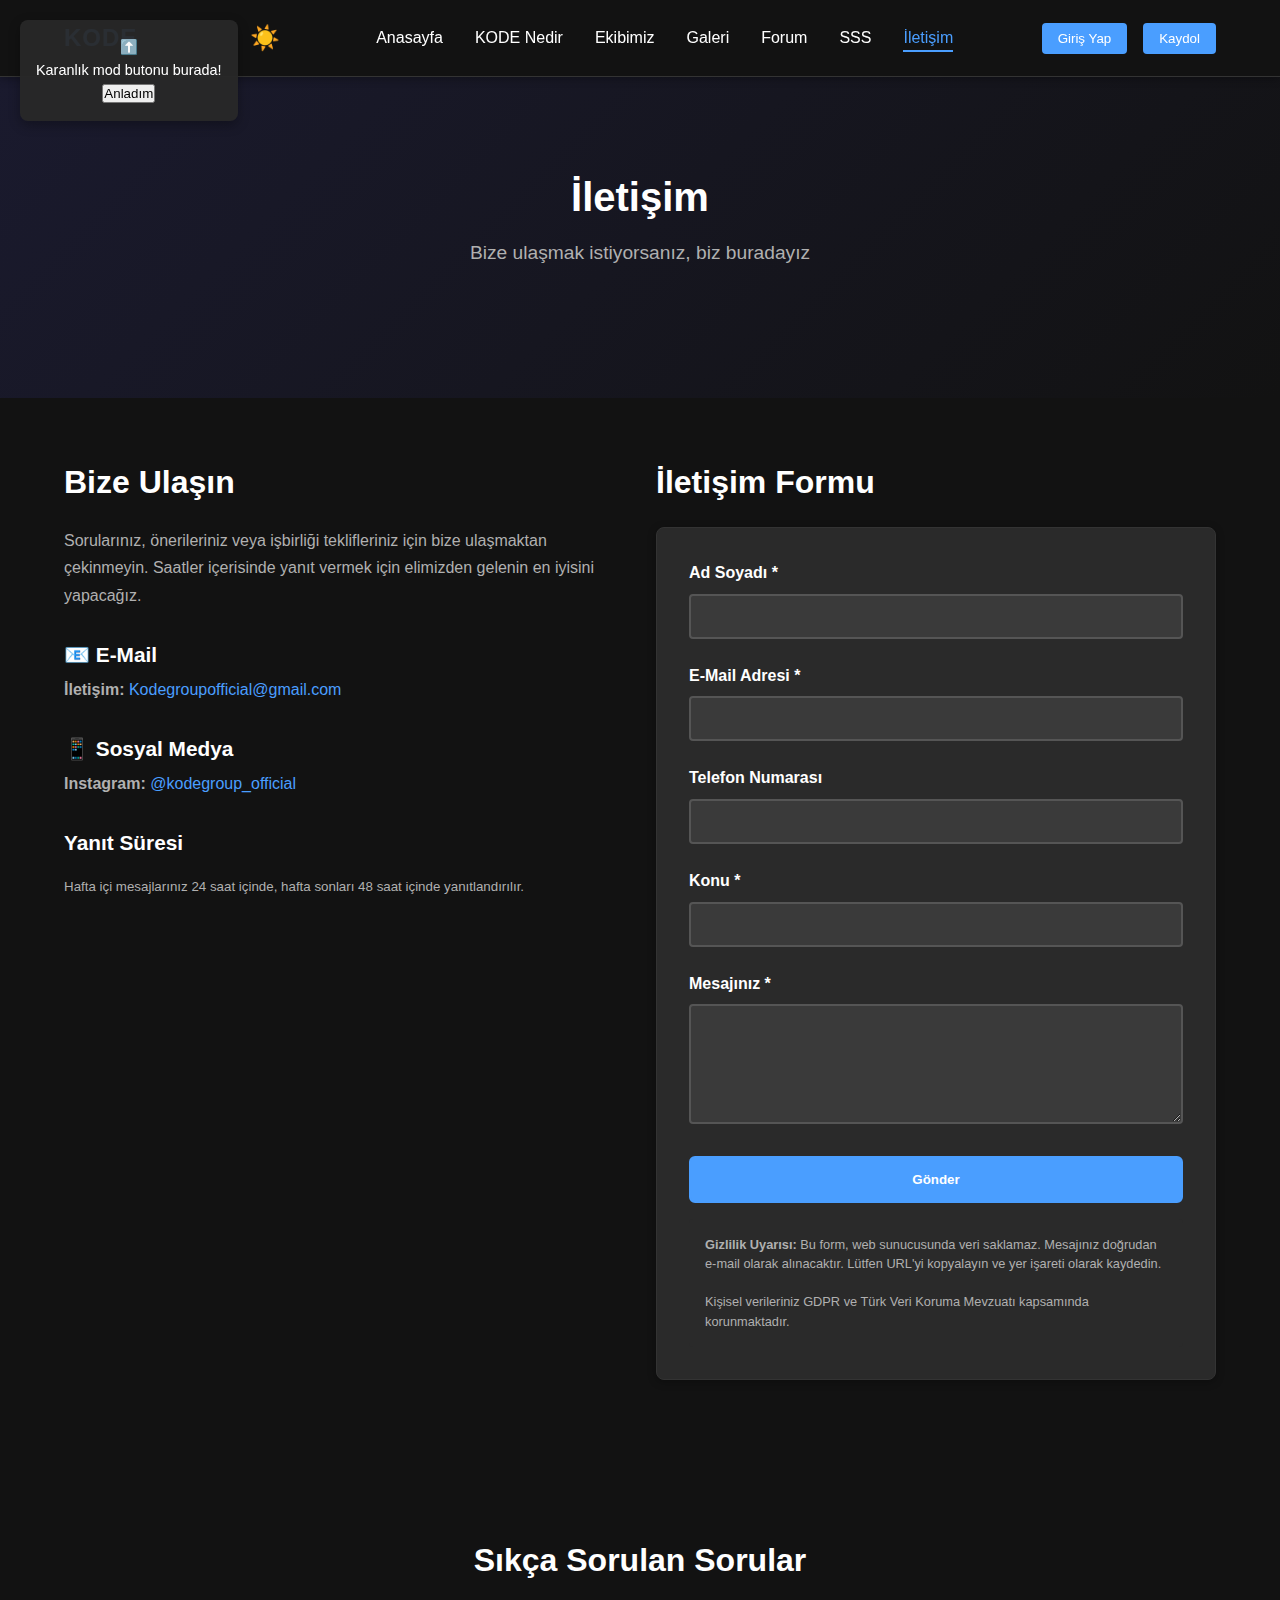
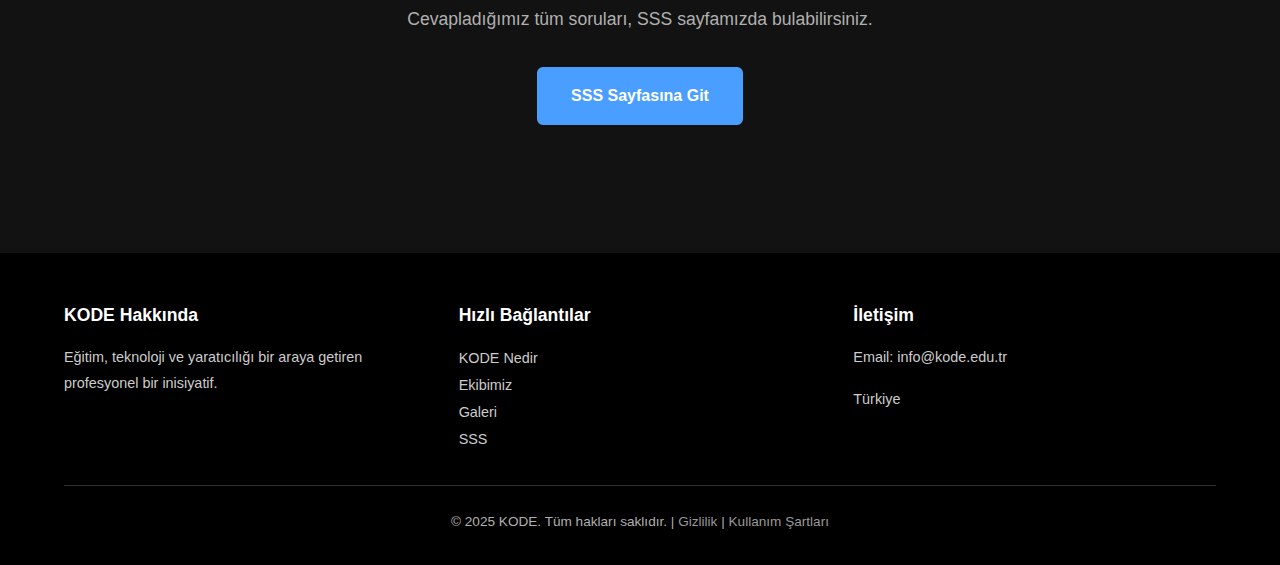
<file: iletisim.html>
<!DOCTYPE html>
<html lang="tr">
<head>
    <meta charset="UTF-8">
    <meta name="viewport" content="width=device-width, initial-scale=1.0">
    <meta name="description" content="KODE - İletişim Bilgileri ve Formu">
    <title>İletişim | KODE</title>
    <link rel="stylesheet" href="css/style.css">
</head>
<body>
    <!-- Header & Navigation -->
    <header>
        <div class="container">
            <nav>
                <div class="logo">KODE</div>
                <div class="theme-toggle">
                    <button id="theme-toggle-btn" class="theme-btn">🌙</button>
                </div>
                <ul class="nav-menu">
                    <li><a href="index.html">Anasayfa</a></li>
                    <li><a href="kode-nedir.html">KODE Nedir</a></li>
                    <li><a href="ekibimiz.html">Ekibimiz</a></li>
                    <li><a href="galeri.html">Galeri</a></li>
                    <li><a href="forum.html">Forum</a></li>
                    <li><a href="sss.html">SSS</a></li>
                    <li><a href="iletisim.html" class="active">İletişim</a></li>
                </ul>
                <div class="user-menu" id="user-menu">
                    <button id="login-btn">Giriş Yap</button>
                    <button id="register-btn">Kaydol</button>
                </div>
            </nav>
        </div>
    </header>

    <!-- Hero Section -->
    <section class="hero">
        <div class="container">
            <h1>İletişim</h1>
            <p>Bize ulaşmak istiyorsanız, biz buradayız</p>
        </div>
    </section>

    <!-- Contact Information & Form -->
    <section>
        <div class="container">
            <div class="grid grid-2">
                <!-- Contact Information -->
                <div>
                    <h2>Bize Ulaşın</h2>
                    <p style="margin-bottom: 2rem;">Sorularınız, önerileriniz veya işbirliği teklifleriniz için bize ulaşmaktan çekinmeyin. Saatler içerisinde yanıt vermek için elimizden gelenin en iyisini yapacağız.</p>

                    <div style="margin-bottom: 2rem;">
                        <h3 style="margin-bottom: 0.5rem;">📧 E-Mail</h3>
                        <p>
                            <strong>İletişim:</strong> <a href="mailto:Kodegroupofficial@gmail.com">Kodegroupofficial@gmail.com</a>
                        </p>
                    </div>

                    <div style="margin-bottom: 2rem;">
                        <h3 style="margin-bottom: 0.5rem;">📱 Sosyal Medya</h3>
                        <p>
                            <strong>Instagram:</strong> <a href="https://instagram.com/kodegroup_official" target="_blank">@kodegroup_official</a>
                        </p>
                    </div>

                    <div>
                        <h3 style="margin-bottom: 1rem;">Yanıt Süresi</h3>
                        <p><small>Hafta içi mesajlarınız 24 saat içinde, hafta sonları 48 saat içinde yanıtlandırılır.</small></p>
                    </div>
                </div>

                <!-- Contact Form -->
                <div>
                    <h2>İletişim Formu</h2>
                    <form id="contact-form" class="contact-form">
                        <div class="form-group">
                            <label for="name">Ad Soyadı *</label>
                            <input type="text" id="name" name="name" required>
                        </div>

                        <div class="form-group">
                            <label for="email">E-Mail Adresi *</label>
                            <input type="email" id="email" name="email" required>
                        </div>

                        <div class="form-group">
                            <label for="phone">Telefon Numarası</label>
                            <input type="tel" id="phone" name="phone">
                        </div>

                        <div class="form-group">
                            <label for="subject">Konu *</label>
                            <input type="text" id="subject" name="subject" required>
                        </div>

                        <div class="form-group">
                            <label for="message">Mesajınız *</label>
                            <textarea id="message" name="message" required></textarea>
                        </div>

                        <button type="submit" class="cta-button" style="width: 100%;">Gönder</button>

                        <div class="form-disclaimer">
                            <strong>Gizlilik Uyarısı:</strong> Bu form, web sunucusunda veri saklamaz. Mesajınız doğrudan e-mail olarak alınacaktır. Lütfen URL'yi kopyalayın ve yer işareti olarak kaydedin.<br><br>
                            Kişisel verileriniz GDPR ve Türk Veri Koruma Mevzuatı kapsamında korunmaktadır.
                        </div>
                    </form>
                </div>
            </div>
        </div>
    </section>

    <!-- FAQ Quick Link -->
    <section style="background-color: var(--bg-light); text-align: center;">
        <div class="container">
            <h2>Sıkça Sorulan Sorular</h2>
            <p style="font-size: 1.1rem; margin-bottom: 2rem; color: var(--text-light);">Cevapladığımız tüm soruları, SSS sayfamızda bulabilirsiniz.</p>
            <a href="sss.html" class="cta-button">SSS Sayfasına Git</a>
        </div>
    </section>

    <!-- Footer -->
    <footer>
        <div class="container">
            <div class="footer-content">
                <div class="footer-section">
                    <h4>KODE Hakkında</h4>
                    <p>Eğitim, teknoloji ve yaratıcılığı bir araya getiren profesyonel bir inisiyatif.</p>
                </div>
                <div class="footer-section">
                    <h4>Hızlı Bağlantılar</h4>
                    <a href="kode-nedir.html">KODE Nedir</a><br>
                    <a href="ekibimiz.html">Ekibimiz</a><br>
                    <a href="galeri.html">Galeri</a><br>
                    <a href="sss.html">SSS</a>
                </div>
                <div class="footer-section">
                    <h4>İletişim</h4>
                    <p>Email: <a href="mailto:info@kode.edu.tr">info@kode.edu.tr</a></p>
                    <p>Türkiye</p>
                </div>
            </div>
            <div class="footer-bottom">
                <p>&copy; 2025 KODE. Tüm hakları saklıdır. | <a href="gizlilik.html" style="color: #999999;">Gizlilik</a> | <a href="kullanim-sartlari.html" style="color: #999999;">Kullanım Şartları</a></p>
            </div>
        </div>
    </footer>

    <script src="js/main.js"></script>
</body>
</html>
</file>
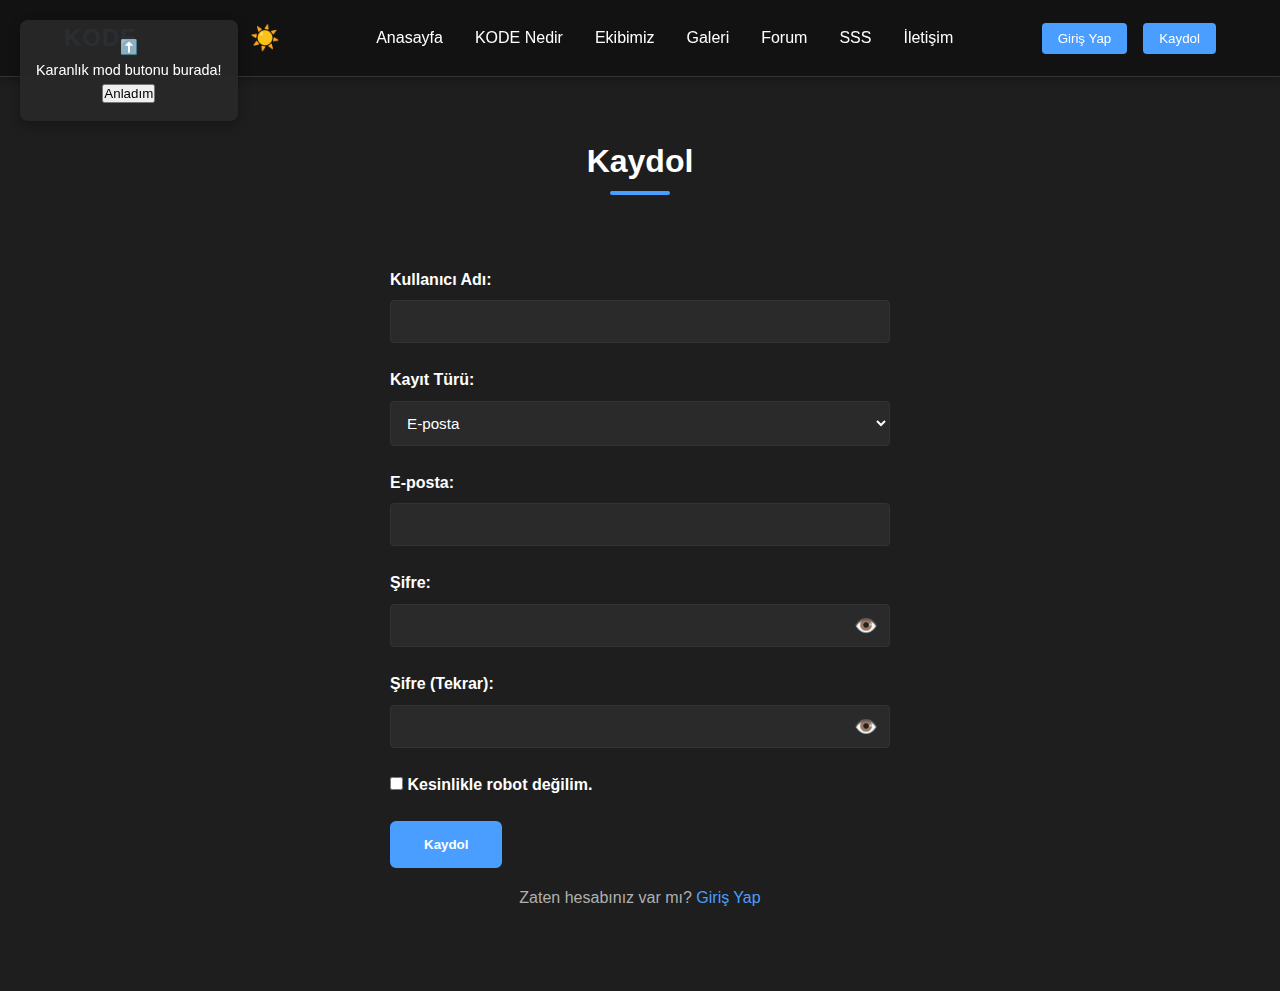
<file: kaydol.html>
<!DOCTYPE html>
<html lang="tr">
<head>
    <meta charset="UTF-8">
    <meta name="viewport" content="width=device-width, initial-scale=1.0">
    <meta name="description" content="KODE - Kaydol">
    <title>KODE - Kaydol</title>
    <link rel="stylesheet" href="css/style.css">
</head>
<body>
    <!-- Header & Navigation -->
    <header>
        <div class="container">
            <nav>
                <div class="logo">KODE</div>
                <div class="theme-toggle">
                    <button id="theme-toggle-btn" class="theme-btn">🌙</button>
                </div>
                <ul class="nav-menu">
                    <li><a href="index.html">Anasayfa</a></li>
                    <li><a href="kode-nedir.html">KODE Nedir</a></li>
                    <li><a href="ekibimiz.html">Ekibimiz</a></li>
                    <li><a href="galeri.html">Galeri</a></li>
                    <li><a href="forum.html">Forum</a></li>
                    <li><a href="sss.html">SSS</a></li>
                    <li><a href="iletisim.html">İletişim</a></li>
                </ul>
                <div class="user-menu" id="user-menu">
                    <button id="login-btn">Giriş Yap</button>
                    <button id="register-btn">Kaydol</button>
                </div>
            </nav>
        </div>
    </header>

    <!-- Register Section -->
    <section>
        <div class="container">
            <div class="section-title">
                <h2>Kaydol</h2>
            </div>
            <div style="max-width: 500px; margin: 0 auto;">
                <form id="register-form">
                    <div class="form-group">
                        <label for="username">Kullanıcı Adı:</label>
                        <input type="text" id="username" required>
                    </div>
                    <div class="form-group">
                        <label for="register-type">Kayıt Türü:</label>
                        <select id="register-type">
                            <option value="email">E-posta</option>
                            <option value="phone">Telefon</option>
                        </select>
                    </div>
                    <div class="form-group" id="email-group">
                        <label for="email">E-posta:</label>
                        <input type="email" id="email" required>
                    </div>
                    <div class="form-group" id="phone-group" style="display: none;">
                        <label for="phone">Telefon Numarası:</label>
                        <div class="phone-input">
                            <input type="text" id="country-search" placeholder="Ülke ara...">
                            <select id="country-code">
                                <option value="+90">🇹🇷 +90 (Türkiye)</option>
                                <option value="+1">🇺🇸 +1 (ABD)</option>
                                <option value="+7">🇷🇺 +7 (Rusya)</option>
                                <option value="+20">🇪🇬 +20 (Mısır)</option>
                                <option value="+27">🇿🇦 +27 (Güney Afrika)</option>
                                <option value="+30">🇬🇷 +30 (Yunanistan)</option>
                                <option value="+31">🇳🇱 +31 (Hollanda)</option>
                                <option value="+32">🇧🇪 +32 (Belçika)</option>
                                <option value="+33">🇫🇷 +33 (Fransa)</option>
                                <option value="+34">🇪🇸 +34 (İspanya)</option>
                                <option value="+36">🇭🇺 +36 (Macaristan)</option>
                                <option value="+39">🇮🇹 +39 (İtalya)</option>
                                <option value="+40">🇷🇴 +40 (Romanya)</option>
                                <option value="+41">🇨🇭 +41 (İsviçre)</option>
                                <option value="+43">🇦🇹 +43 (Avusturya)</option>
                                <option value="+44">🇬🇧 +44 (İngiltere)</option>
                                <option value="+45">🇩🇰 +45 (Danimarka)</option>
                                <option value="+46">🇸🇪 +46 (İsveç)</option>
                                <option value="+47">🇳🇴 +47 (Norveç)</option>
                                <option value="+48">🇵🇱 +48 (Polonya)</option>
                                <option value="+49">🇩🇪 +49 (Almanya)</option>
                                <option value="+51">🇵🇪 +51 (Peru)</option>
                                <option value="+52">🇲🇽 +52 (Meksika)</option>
                                <option value="+53">🇨🇺 +53 (Küba)</option>
                                <option value="+54">🇦🇷 +54 (Arjantin)</option>
                                <option value="+55">🇧🇷 +55 (Brezilya)</option>
                                <option value="+56">🇨🇱 +56 (Şili)</option>
                                <option value="+57">🇨🇴 +57 (Kolombiya)</option>
                                <option value="+58">🇻🇪 +58 (Venezuela)</option>
                                <option value="+60">🇲🇾 +60 (Malezya)</option>
                                <option value="+61">🇦🇺 +61 (Avustralya)</option>
                                <option value="+62">🇮🇩 +62 (Endonezya)</option>
                                <option value="+63">🇵🇭 +63 (Filipinler)</option>
                                <option value="+64">🇳🇿 +64 (Yeni Zelanda)</option>
                                <option value="+65">🇸🇬 +65 (Singapur)</option>
                                <option value="+66">🇹🇭 +66 (Tayland)</option>
                                <option value="+81">🇯🇵 +81 (Japonya)</option>
                                <option value="+82">🇰🇷 +82 (Güney Kore)</option>
                                <option value="+84">🇻🇳 +84 (Vietnam)</option>
                                <option value="+86">🇨🇳 +86 (Çin)</option>
                                <option value="+91">🇮🇳 +91 (Hindistan)</option>
                                <option value="+92">🇵🇰 +92 (Pakistan)</option>
                                <option value="+93">🇦🇫 +93 (Afganistan)</option>
                                <option value="+94">🇱🇰 +94 (Sri Lanka)</option>
                                <option value="+95">🇲🇲 +95 (Myanmar)</option>
                                <option value="+98">🇮🇷 +98 (İran)</option>
                                <option value="+211">🇸🇸 +211 (Güney Sudan)</option>
                                <option value="+212">🇲🇦 +212 (Fas)</option>
                                <option value="+213">🇩🇿 +213 (Cezayir)</option>
                                <option value="+216">🇹🇳 +216 (Tunus)</option>
                                <option value="+218">🇱🇾 +218 (Libya)</option>
                                <option value="+220">🇬🇲 +220 (Gambiya)</option>
                                <option value="+221">🇸🇳 +221 (Senegal)</option>
                                <option value="+222">🇲🇷 +222 (Moritanya)</option>
                                <option value="+223">🇲🇱 +223 (Mali)</option>
                                <option value="+224">🇬🇳 +224 (Gine)</option>
                                <option value="+225">🇨🇮 +225 (Fildişi Sahili)</option>
                                <option value="+226">🇧🇫 +226 (Burkina Faso)</option>
                                <option value="+227">🇳🇪 +227 (Nijer)</option>
                                <option value="+228">🇹🇬 +228 (Togo)</option>
                                <option value="+229">🇧🇯 +229 (Benin)</option>
                                <option value="+230">🇲🇺 +230 (Mauritius)</option>
                                <option value="+231">🇱🇷 +231 (Liberya)</option>
                                <option value="+232">🇸🇱 +232 (Sierra Leone)</option>
                                <option value="+233">🇬🇭 +233 (Gana)</option>
                                <option value="+234">🇳🇬 +234 (Nijerya)</option>
                                <option value="+235">🇹🇩 +235 (Çad)</option>
                                <option value="+236">🇨🇫 +236 (Orta Afrika)</option>
                                <option value="+237">🇨🇲 +237 (Kamerun)</option>
                                <option value="+238">🇨🇻 +238 (Cape Verde)</option>
                                <option value="+239">🇸🇹 +239 (São Tomé ve Príncipe)</option>
                                <option value="+240">🇬🇶 +240 (Ekvator Ginesi)</option>
                                <option value="+241">🇬🇦 +241 (Gabon)</option>
                                <option value="+242">🇨🇬 +242 (Kongo)</option>
                                <option value="+243">🇨🇩 +243 (Demokratik Kongo)</option>
                                <option value="+244">🇦🇴 +244 (Angola)</option>
                                <option value="+245">🇬🇼 +245 (Gine-Bissau)</option>
                                <option value="+246">🇮🇴 +246 (Britanya Hint Okyanusu)</option>
                                <option value="+248">🇸🇨 +248 (Seyşeller)</option>
                                <option value="+249">🇸🇩 +249 (Sudan)</option>
                                <option value="+250">🇷🇼 +250 (Ruanda)</option>
                                <option value="+251">🇪🇹 +251 (Etiyopya)</option>
                                <option value="+252">🇸🇴 +252 (Somali)</option>
                                <option value="+253">🇩🇯 +253 (Cibuti)</option>
                                <option value="+254">🇰🇪 +254 (Kenya)</option>
                                <option value="+255">🇹🇿 +255 (Tanzanya)</option>
                                <option value="+256">🇺🇬 +256 (Uganda)</option>
                                <option value="+257">🇧🇮 +257 (Burundi)</option>
                                <option value="+258">🇲🇿 +258 (Mozambik)</option>
                                <option value="+260">🇿🇲 +260 (Zambiya)</option>
                                <option value="+261">🇲🇬 +261 (Madagaskar)</option>
                                <option value="+262">🇷🇪 +262 (Réunion)</option>
                                <option value="+263">🇿🇼 +263 (Zimbabve)</option>
                                <option value="+264">🇳🇦 +264 (Namibya)</option>
                                <option value="+265">🇲🇼 +265 (Malavi)</option>
                                <option value="+266">🇱🇸 +266 (Lesotho)</option>
                                <option value="+267">🇧🇼 +267 (Botsvana)</option>
                                <option value="+268">🇸🇿 +268 (Svaziland)</option>
                                <option value="+269">🇰🇲 +269 (Komorlar)</option>
                                <option value="+290">🇸🇭 +290 (Saint Helena)</option>
                                <option value="+291">🇪🇷 +291 (Eritre)</option>
                                <option value="+297">🇦🇼 +297 (Aruba)</option>
                                <option value="+298">🇫🇴 +298 (Faroe Adaları)</option>
                                <option value="+299">🇬🇱 +299 (Grönland)</option>
                                <option value="+350">🇬🇮 +350 (Cebelitarık)</option>
                                <option value="+351">🇵🇹 +351 (Portekiz)</option>
                                <option value="+352">🇱🇺 +352 (Lüksemburg)</option>
                                <option value="+353">🇮🇪 +353 (İrlanda)</option>
                                <option value="+354">🇮🇸 +354 (İzlanda)</option>
                                <option value="+355">🇦🇱 +355 (Arnavutluk)</option>
                                <option value="+356">🇲🇹 +356 (Malta)</option>
                                <option value="+357">🇨🇾 +357 (Kıbrıs)</option>
                                <option value="+358">🇫🇮 +358 (Finlandiya)</option>
                                <option value="+359">🇧🇬 +359 (Bulgaristan)</option>
                                <option value="+370">🇱🇹 +370 (Litvanya)</option>
                                <option value="+371">🇱🇻 +371 (Letonya)</option>
                                <option value="+372">🇪🇪 +372 (Estonya)</option>
                                <option value="+373">🇲🇩 +373 (Moldova)</option>
                                <option value="+374">🇦🇲 +374 (Ermenistan)</option>
                                <option value="+375">🇧🇾 +375 (Belarus)</option>
                                <option value="+376">🇦🇩 +376 (Andorra)</option>
                                <option value="+377">🇲🇨 +377 (Monako)</option>
                                <option value="+378">🇸🇲 +378 (San Marino)</option>
                                <option value="+380">🇺🇦 +380 (Ukrayna)</option>
                                <option value="+381">🇷🇸 +381 (Sırbistan)</option>
                                <option value="+382">🇲🇪 +382 (Karadağ)</option>
                                <option value="+383">🇽🇰 +383 (Kosova)</option>
                                <option value="+385">🇭🇷 +385 (Hırvatistan)</option>
                                <option value="+386">🇸🇮 +386 (Slovenya)</option>
                                <option value="+387">🇧🇦 +387 (Bosna Hersek)</option>
                                <option value="+389">🇲🇰 +389 (Makedonya)</option>
                                <option value="+420">🇨🇿 +420 (Çekya)</option>
                                <option value="+421">🇸🇰 +421 (Slovakya)</option>
                                <option value="+423">🇱🇮 +423 (Lihtenştayn)</option>
                                <option value="+500">🇫🇰 +500 (Falkland Adaları)</option>
                                <option value="+501">🇧🇿 +501 (Belize)</option>
                                <option value="+502">🇬🇹 +502 (Guatemala)</option>
                                <option value="+503">🇸🇻 +503 (El Salvador)</option>
                                <option value="+504">🇭🇳 +504 (Honduras)</option>
                                <option value="+505">🇳🇮 +505 (Nikaragua)</option>
                                <option value="+506">🇨🇷 +506 (Kosta Rika)</option>
                                <option value="+507">🇵🇦 +507 (Panama)</option>
                                <option value="+508">🇵🇲 +508 (Saint Pierre ve Miquelon)</option>
                                <option value="+509">🇭🇹 +509 (Haiti)</option>
                                <option value="+590">🇬🇵 +590 (Guadeloupe)</option>
                                <option value="+591">🇧🇴 +591 (Bolivya)</option>
                                <option value="+592">🇬🇾 +592 (Guyana)</option>
                                <option value="+593">🇪🇨 +593 (Ekvador)</option>
                                <option value="+594">🇬🇫 +594 (Fransız Guyanası)</option>
                                <option value="+595">🇵🇾 +595 (Paraguay)</option>
                                <option value="+596">🇲🇶 +596 (Martinique)</option>
                                <option value="+597">🇸🇷 +597 (Surinam)</option>
                                <option value="+598">🇺🇾 +598 (Uruguay)</option>
                                <option value="+599">🇨🇼 +599 (Curaçao)</option>
                                <option value="+670">🇹🇱 +670 (Doğu Timor)</option>
                                <option value="+672">🇦🇶 +672 (Antarktika)</option>
                                <option value="+673">🇧🇳 +673 (Brunei)</option>
                                <option value="+674">🇳🇷 +674 (Nauru)</option>
                                <option value="+675">🇵🇬 +675 (Papua Yeni Gine)</option>
                                <option value="+676">🇹🇴 +676 (Tonga)</option>
                                <option value="+677">🇸🇧 +677 (Solomon Adaları)</option>
                                <option value="+678">🇻🇺 +678 (Vanuatu)</option>
                                <option value="+679">🇫🇯 +679 (Fiji)</option>
                                <option value="+680">🇵🇼 +680 (Palau)</option>
                                <option value="+681">🇼🇫 +681 (Wallis ve Futuna)</option>
                                <option value="+682">🇨🇰 +682 (Cook Adaları)</option>
                                <option value="+683">🇳🇺 +683 (Niue)</option>
                                <option value="+684">🇦🇸 +684 (Amerikan Samoası)</option>
                                <option value="+685">🇼🇸 +685 (Samoa)</option>
                                <option value="+686">🇰🇮 +686 (Kiribati)</option>
                                <option value="+687">🇳🇨 +687 (Yeni Kaledonya)</option>
                                <option value="+688">🇹🇻 +688 (Tuvalu)</option>
                                <option value="+689">🇵🇫 +689 (Fransız Polinezyası)</option>
                                <option value="+690">🇹🇰 +690 (Tokelau)</option>
                                <option value="+691">🇫🇲 +691 (Mikronezya)</option>
                                <option value="+692">🇲🇭 +692 (Marshall Adaları)</option>
                                <option value="+850">🇰🇵 +850 (Kuzey Kore)</option>
                                <option value="+852">🇭🇰 +852 (Hong Kong)</option>
                                <option value="+853">🇲🇴 +853 (Makao)</option>
                                <option value="+855">🇰🇭 +855 (Kamboçya)</option>
                                <option value="+856">🇱🇦 +856 (Laos)</option>
                                <option value="+880">🇧🇩 +880 (Bangladeş)</option>
                                <option value="+886">🇹🇼 +886 (Tayvan)</option>
                                <option value="+960">🇲🇻 +960 (Maldivler)</option>
                                <option value="+961">🇱🇧 +961 (Lübnan)</option>
                                <option value="+962">🇯🇴 +962 (Ürdün)</option>
                                <option value="+963">🇸🇾 +963 (Suriye)</option>
                                <option value="+964">🇮🇶 +964 (Irak)</option>
                                <option value="+965">🇰🇼 +965 (Kuveyt)</option>
                                <option value="+966">🇸🇦 +966 (Suudi Arabistan)</option>
                                <option value="+967">🇾🇪 +967 (Yemen)</option>
                                <option value="+968">🇴🇲 +968 (Umman)</option>
                                <option value="+970">🇵🇸 +970 (Filistin)</option>
                                <option value="+971">🇦🇪 +971 (BAE)</option>
                                <option value="+972">🇮🇱 +972 (İsrail)</option>
                                <option value="+973">🇧🇭 +973 (Bahreyn)</option>
                                <option value="+974">🇶🇦 +974 (Katar)</option>
                                <option value="+975">🇧🇹 +975 (Butan)</option>
                                <option value="+976">🇲🇳 +976 (Moğolistan)</option>
                                <option value="+977">🇳🇵 +977 (Nepal)</option>
                                <option value="+992">🇹🇯 +992 (Tacikistan)</option>
                                <option value="+993">🇹🇲 +993 (Türkmenistan)</option>
                                <option value="+994">🇦🇿 +994 (Azerbaycan)</option>
                                <option value="+995">🇬🇪 +995 (Gürcistan)</option>
                                <option value="+996">🇰🇬 +996 (Kırgızistan)</option>
                                <option value="+998">🇺🇿 +998 (Özbekistan)</option>
                            </select>
                            <input type="tel" id="phone" placeholder="Telefon numarası" required>
                        </div>
                    </div>
                    <div class="form-group">
                        <label for="password">Şifre:</label>
                        <div class="password-input">
                            <input type="password" id="password" required>
                            <button type="button" id="toggle-password" class="toggle-btn">👁️</button>
                        </div>
                    </div>
                    <div class="form-group">
                        <label for="confirm-password">Şifre (Tekrar):</label>
                        <div class="password-input">
                            <input type="password" id="confirm-password" required>
                            <button type="button" id="toggle-confirm-password" class="toggle-btn">👁️</button>
                        </div>
                    </div>
                    <div class="form-group">
                        <label>
                            <input type="checkbox" id="captcha" required>
                            Kesinlikle robot değilim.
                        </label>
                    </div>
                    <button type="submit" class="cta-button">Kaydol</button>
                </form>
                <p style="text-align: center; margin-top: 1rem;">
                    Zaten hesabınız var mı? <a href="giris.html">Giriş Yap</a>
                </p>
            </div>
        </div>
    </section>

    <script src="js/main.js"></script>
    <script src="js/auth.js"></script>
</body>
</html>
</file>
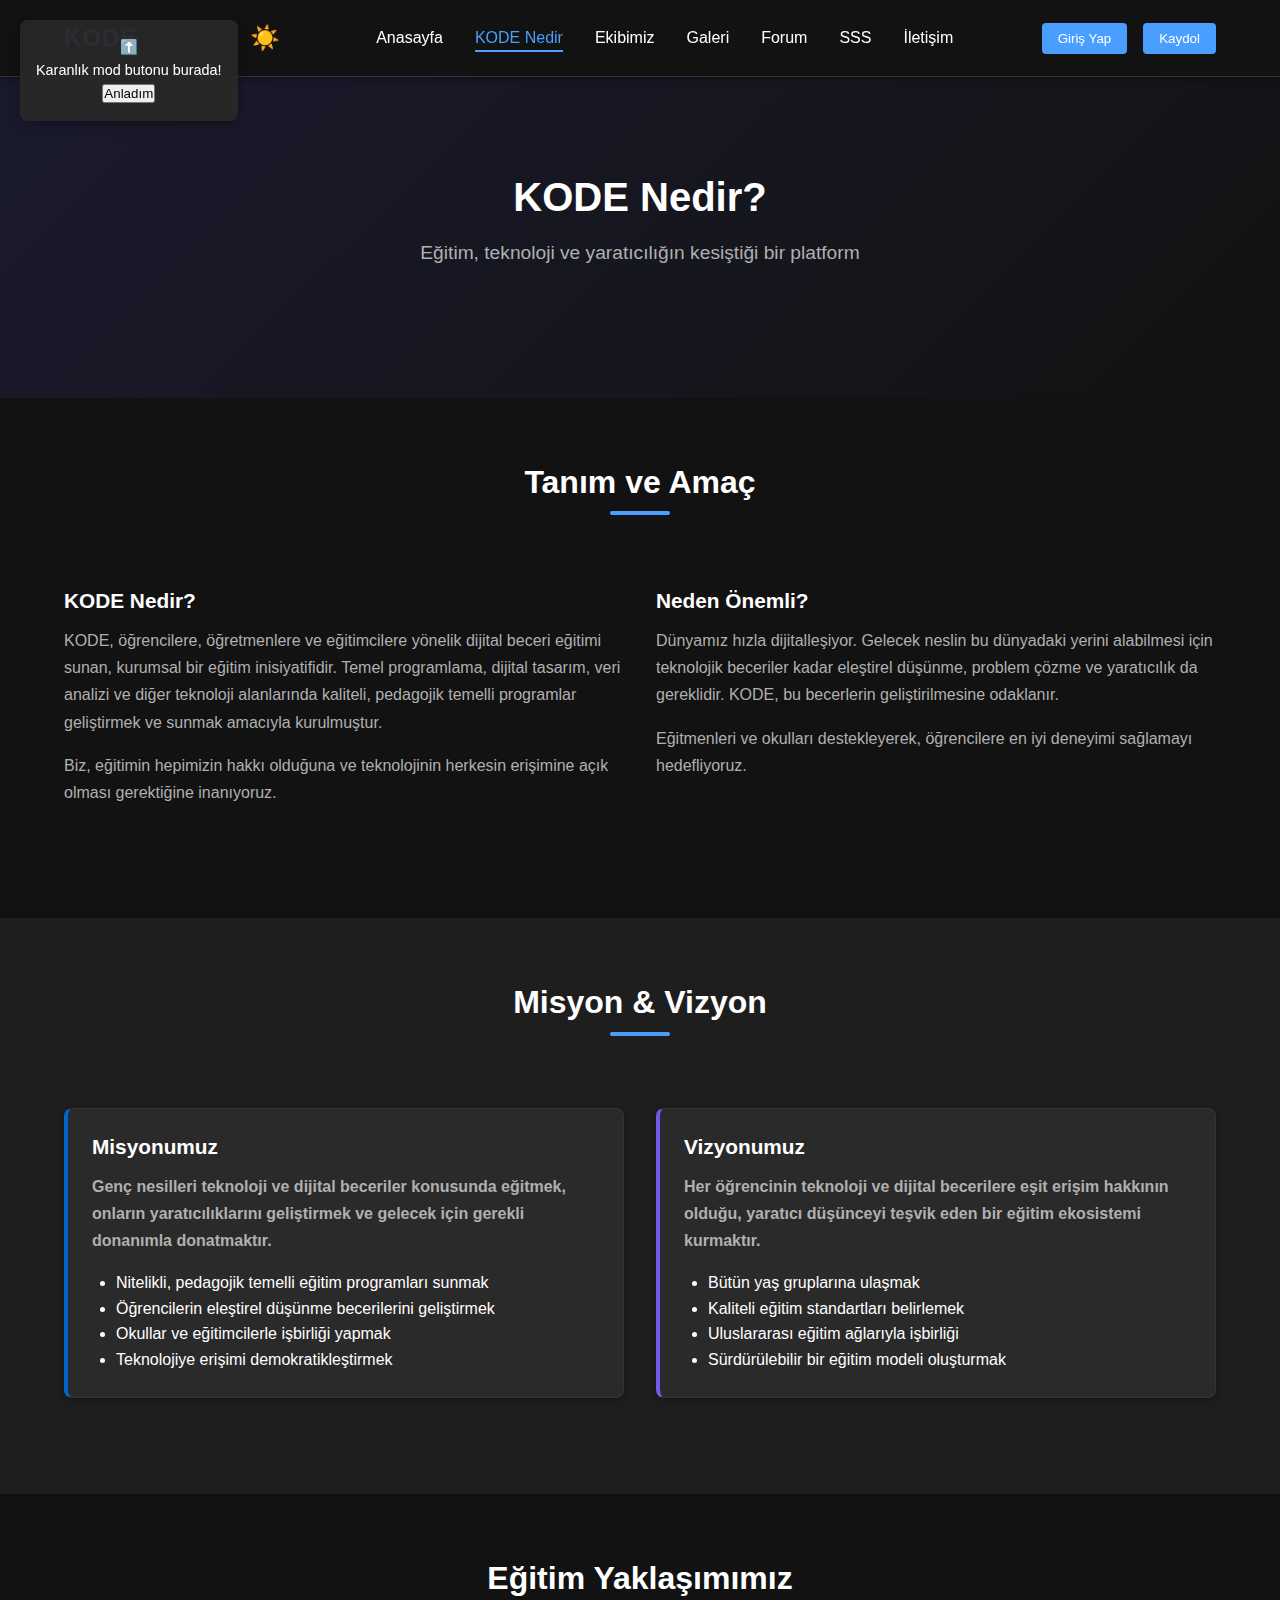
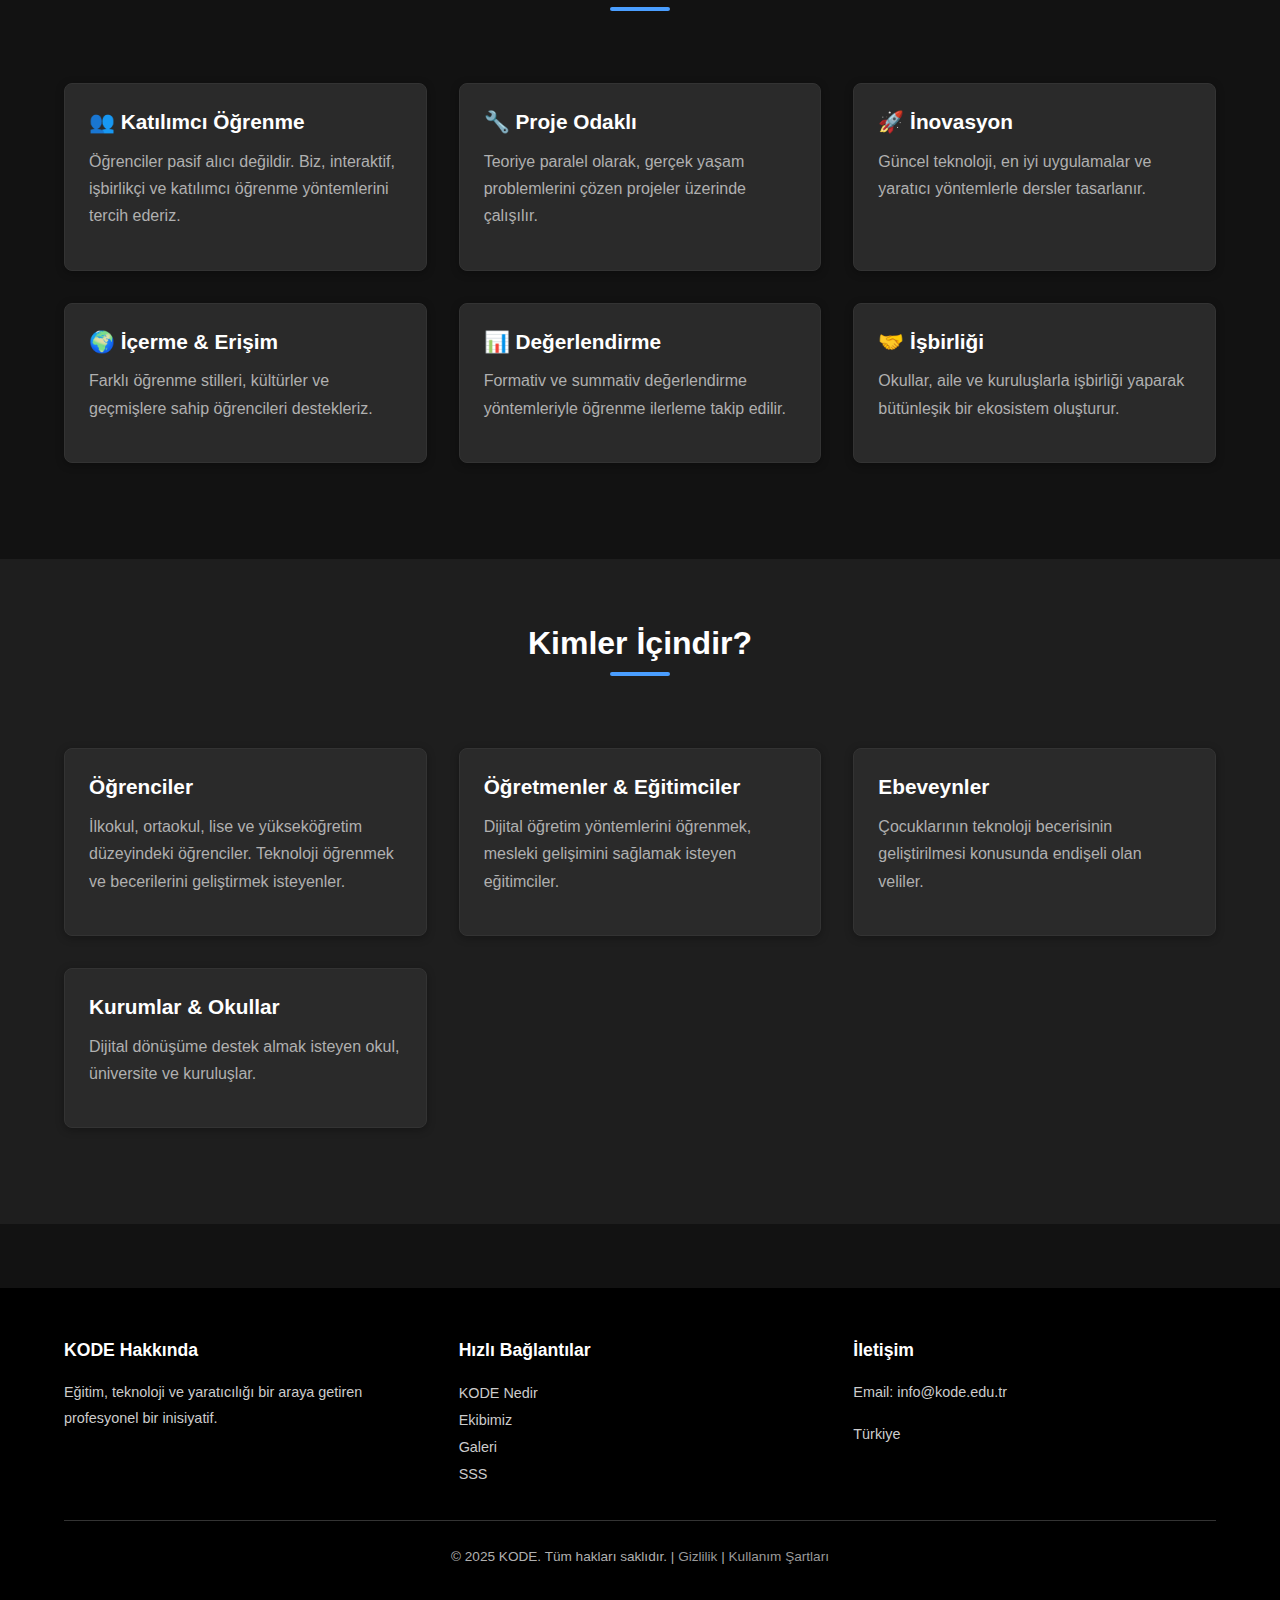
<file: kode-nedir.html>
<!DOCTYPE html>
<html lang="tr">
<head>
    <meta charset="UTF-8">
    <meta name="viewport" content="width=device-width, initial-scale=1.0">
    <meta name="description" content="KODE - Nedir, Misyonu, Vizyonu ve Eğitim Yaklaşımı">
    <title>KODE Nedir | KODE</title>
    <link rel="stylesheet" href="css/style.css">
</head>
<body>
    <!-- Header & Navigation -->
    <header>
        <div class="container">
            <nav>
                <div class="logo">KODE</div>
                <div class="theme-toggle">
                    <button id="theme-toggle-btn" class="theme-btn">🌙</button>
                </div>
                <ul class="nav-menu">
                    <li><a href="index.html">Anasayfa</a></li>
                    <li><a href="kode-nedir.html" class="active">KODE Nedir</a></li>
                    <li><a href="ekibimiz.html">Ekibimiz</a></li>
                    <li><a href="galeri.html">Galeri</a></li>
                    <li><a href="forum.html">Forum</a></li>
                    <li><a href="sss.html">SSS</a></li>
                    <li><a href="iletisim.html">İletişim</a></li>
                </ul>
                <div class="user-menu" id="user-menu">
                    <button id="login-btn">Giriş Yap</button>
                    <button id="register-btn">Kaydol</button>
                </div>
            </nav>
        </div>
    </header>

    <!-- Hero Section -->
    <section class="hero">
        <div class="container">
            <h1>KODE Nedir?</h1>
            <p>Eğitim, teknoloji ve yaratıcılığın kesiştiği bir platform</p>
        </div>
    </section>

    <!-- Ana Tanım -->
    <section>
        <div class="container">
            <div class="section-title">
                <h2>Tanım ve Amaç</h2>
            </div>
            <div class="grid grid-2">
                <div>
                    <h3>KODE Nedir?</h3>
                    <p>KODE, öğrencilere, öğretmenlere ve eğitimcilere yönelik dijital beceri eğitimi sunan, kurumsal bir eğitim inisiyatifidir. Temel programlama, dijital tasarım, veri analizi ve diğer teknoloji alanlarında kaliteli, pedagojik temelli programlar geliştirmek ve sunmak amacıyla kurulmuştur.</p>
                    <p>Biz, eğitimin hepimizin hakkı olduğuna ve teknolojinin herkesin erişimine açık olması gerektiğine inanıyoruz.</p>
                </div>
                <div>
                    <h3>Neden Önemli?</h3>
                    <p>Dünyamız hızla dijitalleşiyor. Gelecek neslin bu dünyadaki yerini alabilmesi için teknolojik beceriler kadar eleştirel düşünme, problem çözme ve yaratıcılık da gereklidir. KODE, bu becerlerin geliştirilmesine odaklanır.</p>
                    <p>Eğitmenleri ve okulları destekleyerek, öğrencilere en iyi deneyimi sağlamayı hedefliyoruz.</p>
                </div>
            </div>
        </div>
    </section>

    <!-- Misyon ve Vizyon -->
    <section>
        <div class="container">
            <div class="section-title">
                <h2>Misyon & Vizyon</h2>
            </div>
            <div class="grid grid-2">
                <div class="card" style="border-left: 4px solid #0066cc;">
                    <h3>Misyonumuz</h3>
                    <p><strong>Genç nesilleri teknoloji ve dijital beceriler konusunda eğitmek, onların yaratıcılıklarını geliştirmek ve gelecek için gerekli donanımla donatmaktır.</strong></p>
                    <ul style="margin-top: 1rem; padding-left: 1.5rem;">
                        <li>Nitelikli, pedagojik temelli eğitim programları sunmak</li>
                        <li>Öğrencilerin eleştirel düşünme becerilerini geliştirmek</li>
                        <li>Okullar ve eğitimcilerle işbirliği yapmak</li>
                        <li>Teknolojiye erişimi demokratikleştirmek</li>
                    </ul>
                </div>
                <div class="card" style="border-left: 4px solid #6c5ce7;">
                    <h3>Vizyonumuz</h3>
                    <p><strong>Her öğrencinin teknoloji ve dijital becerilere eşit erişim hakkının olduğu, yaratıcı düşünceyi teşvik eden bir eğitim ekosistemi kurmaktır.</strong></p>
                    <ul style="margin-top: 1rem; padding-left: 1.5rem;">
                        <li>Bütün yaş gruplarına ulaşmak</li>
                        <li>Kaliteli eğitim standartları belirlemek</li>
                        <li>Uluslararası eğitim ağlarıyla işbirliği</li>
                        <li>Sürdürülebilir bir eğitim modeli oluşturmak</li>
                    </ul>
                </div>
            </div>
        </div>
    </section>

    <!-- Eğitim Yaklaşımı -->
    <section>
        <div class="container">
            <div class="section-title">
                <h2>Eğitim Yaklaşımımız</h2>
            </div>
            <div class="grid grid-3">
                <div class="card">
                    <h3>👥 Katılımcı Öğrenme</h3>
                    <p>Öğrenciler pasif alıcı değildir. Biz, interaktif, işbirlikçi ve katılımcı öğrenme yöntemlerini tercih ederiz.</p>
                </div>
                <div class="card">
                    <h3>🔧 Proje Odaklı</h3>
                    <p>Teoriye paralel olarak, gerçek yaşam problemlerini çözen projeler üzerinde çalışılır.</p>
                </div>
                <div class="card">
                    <h3>🚀 İnovasyon</h3>
                    <p>Güncel teknoloji, en iyi uygulamalar ve yaratıcı yöntemlerle dersler tasarlanır.</p>
                </div>
                <div class="card">
                    <h3>🌍 İçerme & Erişim</h3>
                    <p>Farklı öğrenme stilleri, kültürler ve geçmişlere sahip öğrencileri destekleriz.</p>
                </div>
                <div class="card">
                    <h3>📊 Değerlendirme</h3>
                    <p>Formativ ve summativ değerlendirme yöntemleriyle öğrenme ilerleme takip edilir.</p>
                </div>
                <div class="card">
                    <h3>🤝 İşbirliği</h3>
                    <p>Okullar, aile ve kuruluşlarla işbirliği yaparak bütünleşik bir ekosistem oluşturur.</p>
                </div>
            </div>
        </div>
    </section>

    <!-- Kimler için? -->
    <section>
        <div class="container">
            <div class="section-title">
                <h2>Kimler İçindir?</h2>
            </div>
            <div class="grid grid-2">
                <div class="card">
                    <h3>Öğrenciler</h3>
                    <p>İlkokul, ortaokul, lise ve yükseköğretim düzeyindeki öğrenciler. Teknoloji öğrenmek ve becerilerini geliştirmek isteyenler.</p>
                </div>
                <div class="card">
                    <h3>Öğretmenler & Eğitimciler</h3>
                    <p>Dijital öğretim yöntemlerini öğrenmek, mesleki gelişimini sağlamak isteyen eğitimciler.</p>
                </div>
                <div class="card">
                    <h3>Ebeveynler</h3>
                    <p>Çocuklarının teknoloji becerisinin geliştirilmesi konusunda endişeli olan veliler.</p>
                </div>
                <div class="card">
                    <h3>Kurumlar & Okullar</h3>
                    <p>Dijital dönüşüme destek almak isteyen okul, üniversite ve kuruluşlar.</p>
                </div>
            </div>
        </div>
    </section>

    <!-- Footer -->
    <footer>
        <div class="container">
            <div class="footer-content">
                <div class="footer-section">
                    <h4>KODE Hakkında</h4>
                    <p>Eğitim, teknoloji ve yaratıcılığı bir araya getiren profesyonel bir inisiyatif.</p>
                </div>
                <div class="footer-section">
                    <h4>Hızlı Bağlantılar</h4>
                    <a href="kode-nedir.html">KODE Nedir</a><br>
                    <a href="ekibimiz.html">Ekibimiz</a><br>
                    <a href="galeri.html">Galeri</a><br>
                    <a href="sss.html">SSS</a>
                </div>
                <div class="footer-section">
                    <h4>İletişim</h4>
                    <p>Email: <a href="mailto:info@kode.edu.tr">info@kode.edu.tr</a></p>
                    <p>Türkiye</p>
                </div>
            </div>
            <div class="footer-bottom">
                <p>&copy; 2025 KODE. Tüm hakları saklıdır. | <a href="gizlilik.html" style="color: #999999;">Gizlilik</a> | <a href="kullanim-sartlari.html" style="color: #999999;">Kullanım Şartları</a></p>
            </div>
        </div>
    </footer>

    <script src="js/main.js"></script>
</body>
</html>
</file>
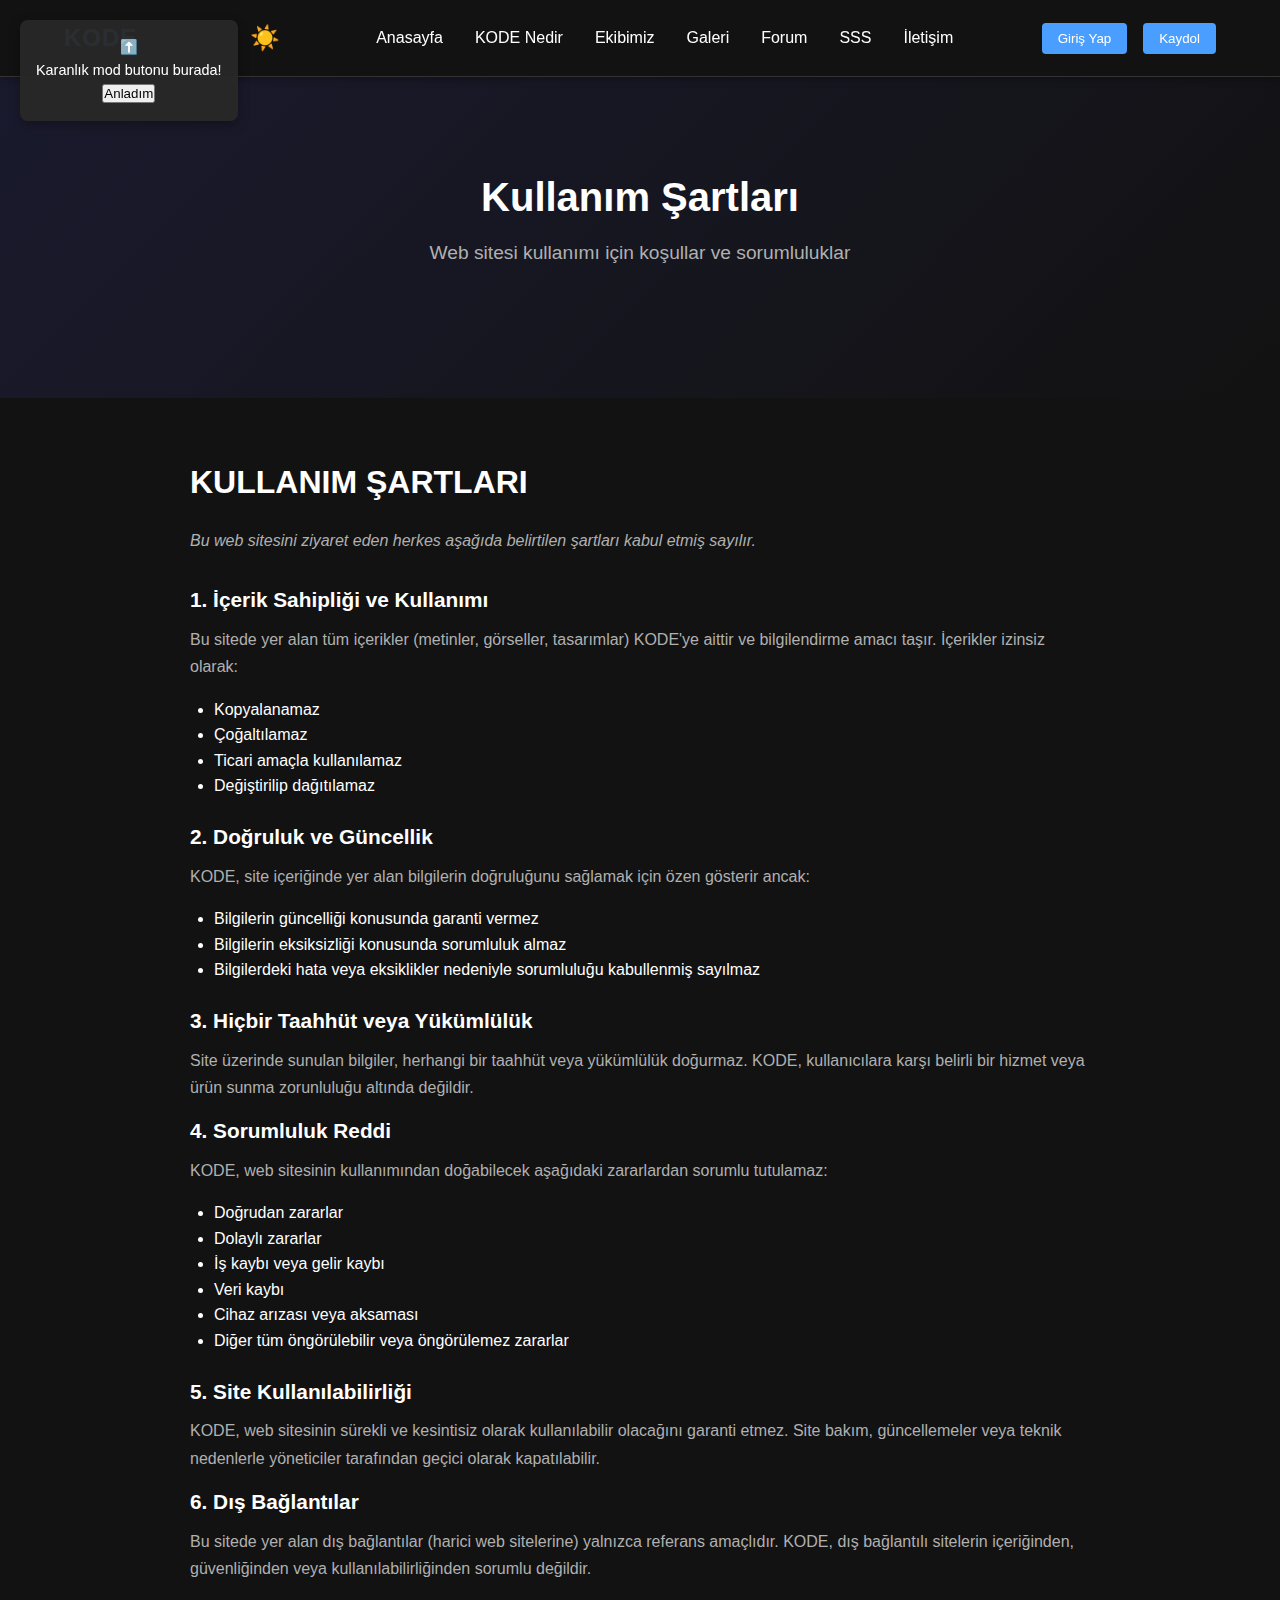
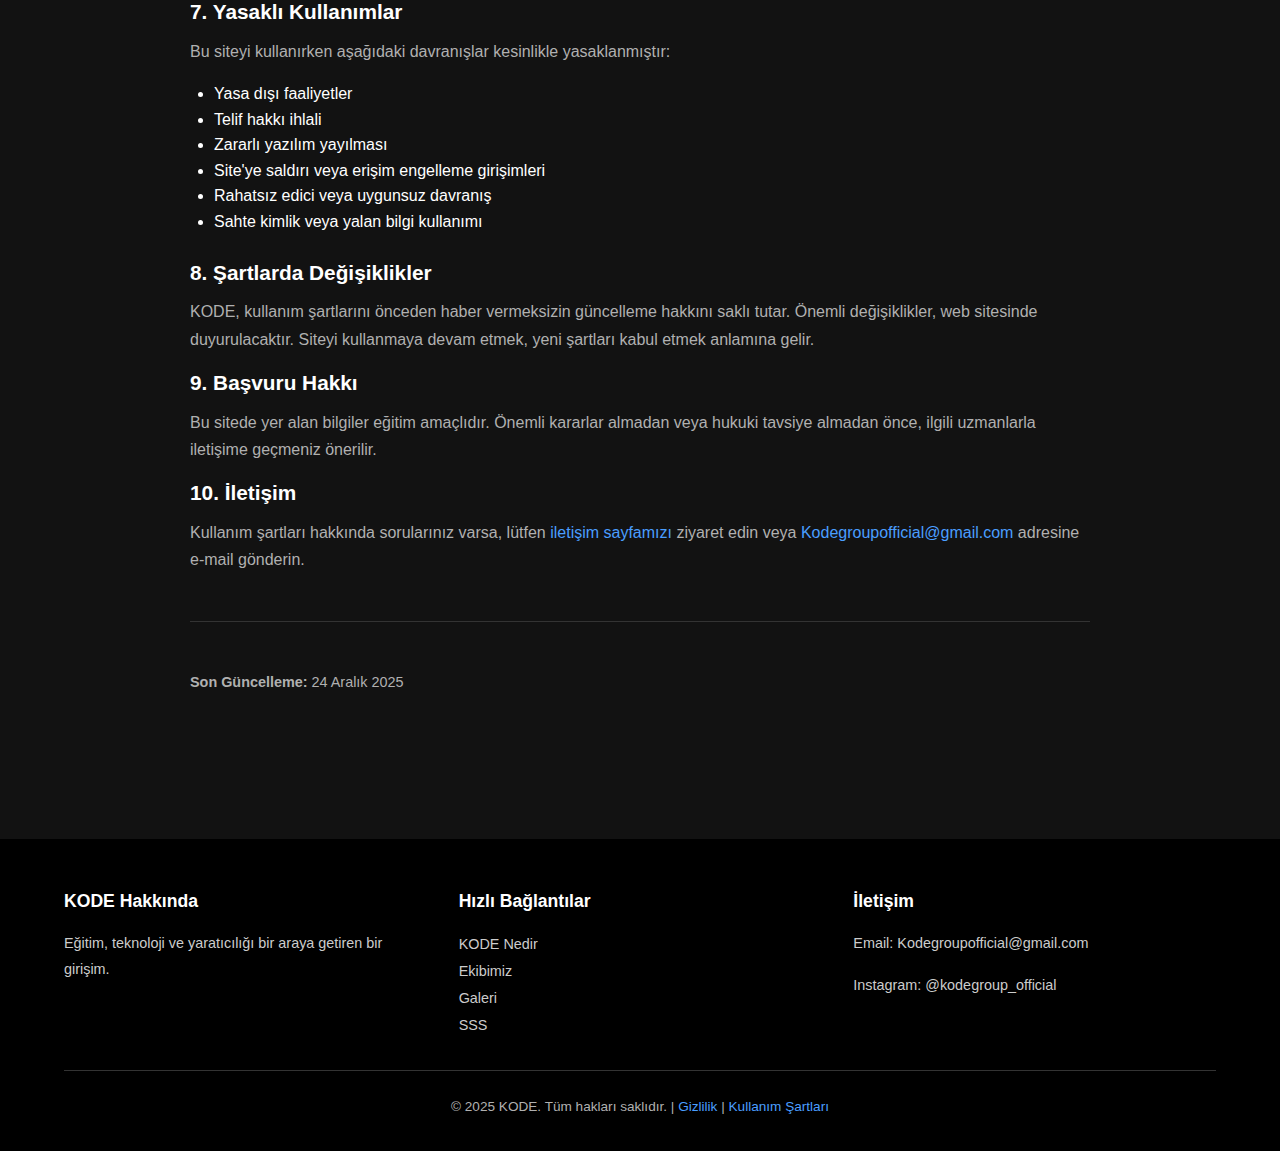
<file: kullanim-sartlari.html>
<!DOCTYPE html>
<html lang="tr">
<head>
    <meta charset="UTF-8">
    <meta name="viewport" content="width=device-width, initial-scale=1.0">
    <meta name="description" content="KODE - Kullanım Şartları">
    <title>Kullanım Şartları | KODE</title>
    <link rel="stylesheet" href="css/style.css">
</head>
<body>
    <!-- Header & Navigation -->
    <header>
        <div class="container">
            <nav>
                <div class="logo">KODE</div>
                <div class="theme-toggle">
                    <button id="theme-toggle-btn" class="theme-btn">🌙</button>
                </div>
                <ul class="nav-menu">
                    <li><a href="index.html">Anasayfa</a></li>
                    <li><a href="kode-nedir.html">KODE Nedir</a></li>
                    <li><a href="ekibimiz.html">Ekibimiz</a></li>
                    <li><a href="galeri.html">Galeri</a></li>
                    <li><a href="forum.html">Forum</a></li>
                    <li><a href="sss.html">SSS</a></li>
                    <li><a href="iletisim.html">İletişim</a></li>
                </ul>
                <div class="user-menu" id="user-menu">
                    <button id="login-btn">Giriş Yap</button>
                    <button id="register-btn">Kaydol</button>
                </div>
            </nav>
        </div>
    </header>

    <!-- Hero Section -->
    <section class="hero">
        <div class="container">
            <h1>Kullanım Şartları</h1>
            <p>Web sitesi kullanımı için koşullar ve sorumluluklar</p>
        </div>
    </section>

    <!-- Content -->
    <section>
        <div class="container">
            <div style="max-width: 900px; margin: 0 auto;">
                <h2>KULLANIM ŞARTLARI</h2>
                
                <p style="font-style: italic; color: var(--text-light); margin-bottom: 2rem;">
                    Bu web sitesini ziyaret eden herkes aşağıda belirtilen şartları kabul etmiş sayılır.
                </p>

                <h3>1. İçerik Sahipliği ve Kullanımı</h3>
                <p>Bu sitede yer alan tüm içerikler (metinler, görseller, tasarımlar) KODE'ye aittir ve bilgilendirme amacı taşır. İçerikler izinsiz olarak:</p>
                <ul style="margin-left: 1.5rem; margin-bottom: 1.5rem;">
                    <li>Kopyalanamaz</li>
                    <li>Çoğaltılamaz</li>
                    <li>Ticari amaçla kullanılamaz</li>
                    <li>Değiştirilip dağıtılamaz</li>
                </ul>

                <h3>2. Doğruluk ve Güncellik</h3>
                <p>KODE, site içeriğinde yer alan bilgilerin doğruluğunu sağlamak için özen gösterir ancak:</p>
                <ul style="margin-left: 1.5rem; margin-bottom: 1.5rem;">
                    <li>Bilgilerin güncelliği konusunda garanti vermez</li>
                    <li>Bilgilerin eksiksizliği konusunda sorumluluk almaz</li>
                    <li>Bilgilerdeki hata veya eksiklikler nedeniyle sorumluluğu kabullenmiş sayılmaz</li>
                </ul>

                <h3>3. Hiçbir Taahhüt veya Yükümlülük</h3>
                <p>Site üzerinde sunulan bilgiler, herhangi bir taahhüt veya yükümlülük doğurmaz. KODE, kullanıcılara karşı belirli bir hizmet veya ürün sunma zorunluluğu altında değildir.</p>

                <h3>4. Sorumluluk Reddi</h3>
                <p>KODE, web sitesinin kullanımından doğabilecek aşağıdaki zararlardan sorumlu tutulamaz:</p>
                <ul style="margin-left: 1.5rem; margin-bottom: 1.5rem;">
                    <li>Doğrudan zararlar</li>
                    <li>Dolaylı zararlar</li>
                    <li>İş kaybı veya gelir kaybı</li>
                    <li>Veri kaybı</li>
                    <li>Cihaz arızası veya aksaması</li>
                    <li>Diğer tüm öngörülebilir veya öngörülemez zararlar</li>
                </ul>

                <h3>5. Site Kullanılabilirliği</h3>
                <p>KODE, web sitesinin sürekli ve kesintisiz olarak kullanılabilir olacağını garanti etmez. Site bakım, güncellemeler veya teknik nedenlerle yöneticiler tarafından geçici olarak kapatılabilir.</p>

                <h3>6. Dış Bağlantılar</h3>
                <p>Bu sitede yer alan dış bağlantılar (harici web sitelerine) yalnızca referans amaçlıdır. KODE, dış bağlantılı sitelerin içeriğinden, güvenliğinden veya kullanılabilirliğinden sorumlu değildir.</p>

                <h3>7. Yasaklı Kullanımlar</h3>
                <p>Bu siteyi kullanırken aşağıdaki davranışlar kesinlikle yasaklanmıştır:</p>
                <ul style="margin-left: 1.5rem; margin-bottom: 1.5rem;">
                    <li>Yasa dışı faaliyetler</li>
                    <li>Telif hakkı ihlali</li>
                    <li>Zararlı yazılım yayılması</li>
                    <li>Site'ye saldırı veya erişim engelleme girişimleri</li>
                    <li>Rahatsız edici veya uygunsuz davranış</li>
                    <li>Sahte kimlik veya yalan bilgi kullanımı</li>
                </ul>

                <h3>8. Şartlarda Değişiklikler</h3>
                <p>KODE, kullanım şartlarını önceden haber vermeksizin güncelleme hakkını saklı tutar. Önemli değişiklikler, web sitesinde duyurulacaktır. Siteyi kullanmaya devam etmek, yeni şartları kabul etmek anlamına gelir.</p>

                <h3>9. Başvuru Hakkı</h3>
                <p>Bu sitede yer alan bilgiler eğitim amaçlıdır. Önemli kararlar almadan veya hukuki tavsiye almadan önce, ilgili uzmanlarla iletişime geçmeniz önerilir.</p>

                <h3>10. İletişim</h3>
                <p>Kullanım şartları hakkında sorularınız varsa, lütfen <a href="iletisim.html">iletişim sayfamızı</a> ziyaret edin veya <a href="mailto:Kodegroupofficial@gmail.com">Kodegroupofficial@gmail.com</a> adresine e-mail gönderin.</p>

                <hr style="margin: 3rem 0; border: none; border-top: 1px solid var(--border-light);">

                <p style="color: var(--text-light); font-size: 0.9rem;">
                    <strong>Son Güncelleme:</strong> 24 Aralık 2025
                </p>
            </div>
        </div>
    </section>

    <!-- Footer -->
    <footer>
        <div class="container">
            <div class="footer-content">
                <div class="footer-section">
                    <h4>KODE Hakkında</h4>
                    <p>Eğitim, teknoloji ve yaratıcılığı bir araya getiren bir girişim.</p>
                </div>
                <div class="footer-section">
                    <h4>Hızlı Bağlantılar</h4>
                    <a href="kode-nedir.html">KODE Nedir</a><br>
                    <a href="ekibimiz.html">Ekibimiz</a><br>
                    <a href="galeri.html">Galeri</a><br>
                    <a href="sss.html">SSS</a>
                </div>
                <div class="footer-section">
                    <h4>İletişim</h4>
                    <p>Email: <a href="mailto:Kodegroupofficial@gmail.com">Kodegroupofficial@gmail.com</a></p>
                    <p>Instagram: <a href="https://instagram.com/kodegroup_official" target="_blank">@kodegroup_official</a></p>
                </div>
            </div>
            <div class="footer-bottom">
                <p>&copy; 2025 KODE. Tüm hakları saklıdır. | <a href="gizlilik.html">Gizlilik</a> | <a href="kullanim-sartlari.html">Kullanım Şartları</a></p>
            </div>
        </div>
    </footer>

    <script src="js/main.js"></script>
</body>
</html>
</file>
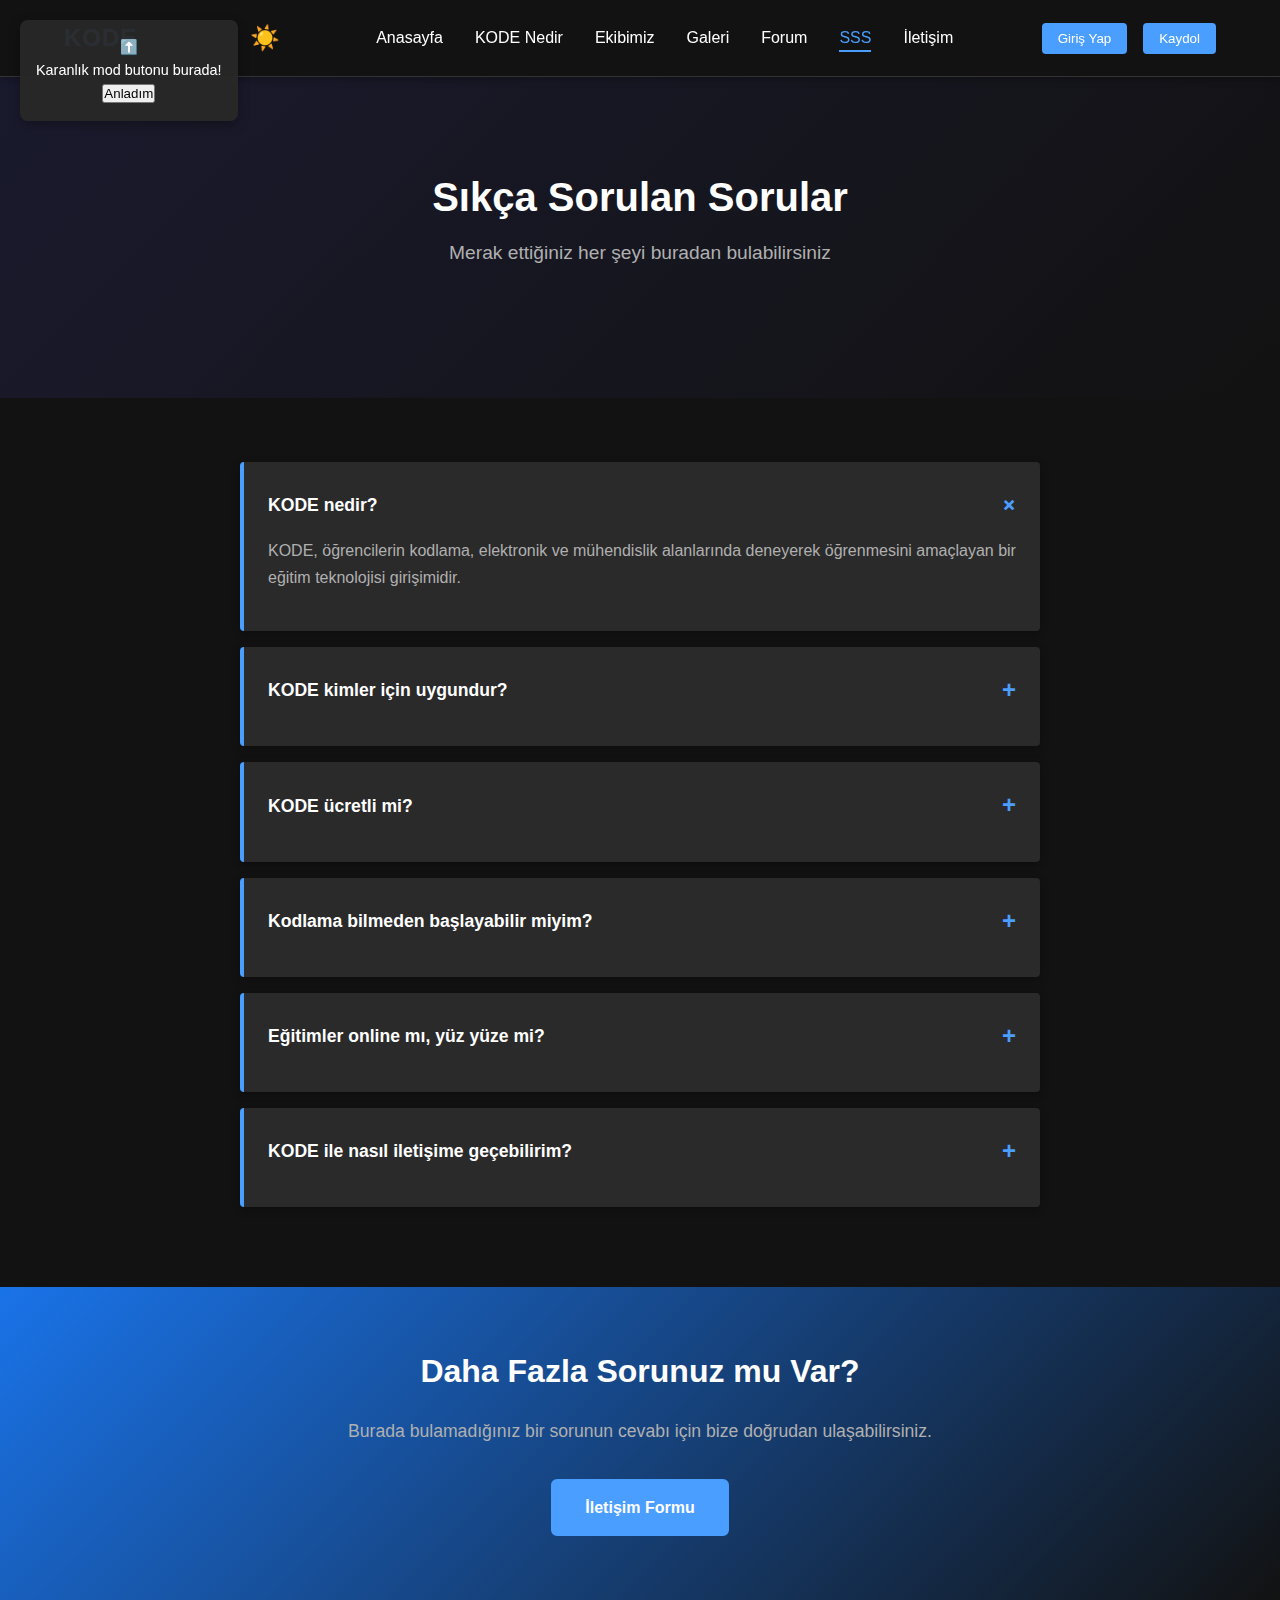
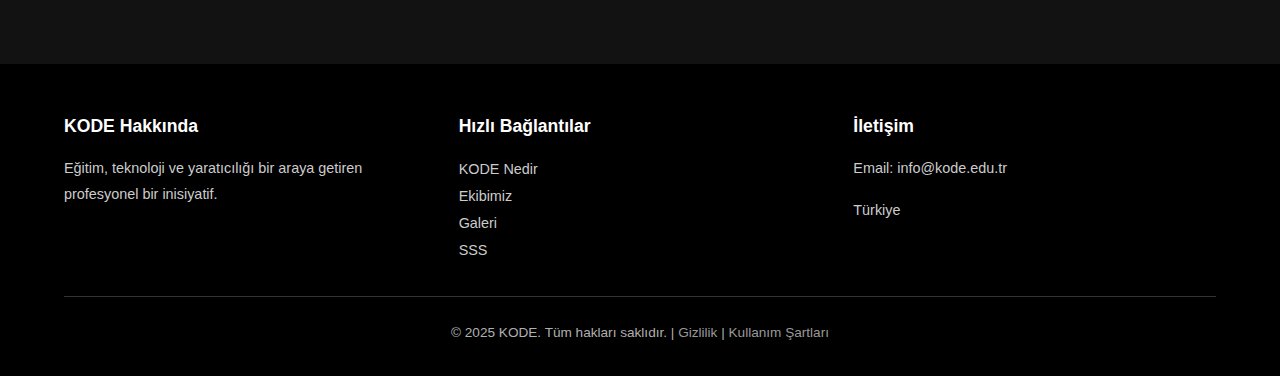
<file: sss.html>
<!DOCTYPE html>
<html lang="tr">
<head>
    <meta charset="UTF-8">
    <meta name="viewport" content="width=device-width, initial-scale=1.0">
    <meta name="description" content="KODE - Sıkça Sorulan Sorular">
    <title>Sıkça Sorulan Sorular | KODE</title>
    <link rel="stylesheet" href="css/style.css">
</head>
<body>
    <!-- Header & Navigation -->
    <header>
        <div class="container">
            <nav>
                <div class="logo">KODE</div>
                <div class="theme-toggle">
                    <button id="theme-toggle-btn" class="theme-btn">🌙</button>
                </div>
                <ul class="nav-menu">
                    <li><a href="index.html">Anasayfa</a></li>
                    <li><a href="kode-nedir.html">KODE Nedir</a></li>
                    <li><a href="ekibimiz.html">Ekibimiz</a></li>
                    <li><a href="galeri.html">Galeri</a></li>
                    <li><a href="forum.html">Forum</a></li>
                    <li><a href="sss.html" class="active">SSS</a></li>
                    <li><a href="iletisim.html">İletişim</a></li>
                </ul>
                <div class="user-menu" id="user-menu">
                    <button id="login-btn">Giriş Yap</button>
                    <button id="register-btn">Kaydol</button>
                </div>
            </nav>
        </div>
    </header>

    <!-- Hero Section -->
    <section class="hero">
        <div class="container">
            <h1>Sıkça Sorulan Sorular</h1>
            <p>Merak ettiğiniz her şeyi buradan bulabilirsiniz</p>
        </div>
    </section>

    <!-- FAQ Section -->
    <section>
        <div class="container">
            <div style="max-width: 800px; margin: 0 auto;">
                <!-- FAQ 1 -->
                <div class="faq-item open">
                    <div class="faq-question">KODE nedir?</div>
                    <div class="faq-answer">
                        <p>KODE, öğrencilerin kodlama, elektronik ve mühendislik alanlarında deneyerek öğrenmesini amaçlayan bir eğitim teknolojisi girişimidir.</p>
                    </div>
                </div>

                <!-- FAQ 2 -->
                <div class="faq-item">
                    <div class="faq-question">KODE kimler için uygundur?</div>
                    <div class="faq-answer">
                        <p>KODE; ortaokul, lise ve üniversite seviyesindeki öğrenciler, öğretmenler ve teknolojiye ilgi duyan herkes için uygundur.</p>
                    </div>
                </div>

                <!-- FAQ 3 -->
                <div class="faq-item">
                    <div class="faq-question">KODE ücretli mi?</div>
                    <div class="faq-answer">
                        <p>KODE kapsamında hem ücretsiz eğitim içerikleri hem de donanım tabanlı ürünler sunulması planlanmaktadır. Detaylar proje bazlı olarak paylaşılır.</p>
                    </div>
                </div>

                <!-- FAQ 4 -->
                <div class="faq-item">
                    <div class="faq-question">Kodlama bilmeden başlayabilir miyim?</div>
                    <div class="faq-answer">
                        <p>Evet. KODE projeleri, sıfırdan başlayanlar düşünülerek tasarlanmıştır. Temel seviyeden ileri seviyeye doğru ilerleyen bir yapı hedeflenir.</p>
                    </div>
                </div>

                <!-- FAQ 5 -->
                <div class="faq-item">
                    <div class="faq-question">Eğitimler online mı, yüz yüze mi?</div>
                    <div class="faq-answer">
                        <p>KODE, hem online içerikler hem de ilerleyen süreçte yüz yüze atölye çalışmalarını desteklemeyi amaçlamaktadır.</p>
                    </div>
                </div>

                <!-- FAQ 6 -->
                <div class="faq-item">
                    <div class="faq-question">KODE ile nasıl iletişime geçebilirim?</div>
                    <div class="faq-answer">
                        <p>İletişim sayfasında yer alan e-posta adresi ve iletişim formu üzerinden KODE ekibine ulaşabilirsiniz.</p>
                    </div>
                </div>
            </div>
        </div>
    </section>

    <!-- CTA Section -->
    <section style="background: linear-gradient(135deg, var(--primary-dark) 0%, var(--bg-light) 100%); text-align: center;">
        <div class="container">
            <h2>Daha Fazla Sorunuz mu Var?</h2>
            <p style="font-size: 1.1rem; margin-bottom: 2rem;">Burada bulamadığınız bir sorunun cevabı için bize doğrudan ulaşabilirsiniz.</p>
            <a href="iletisim.html" class="cta-button">İletişim Formu</a>
        </div>
    </section>

    <!-- Footer -->
    <footer>
        <div class="container">
            <div class="footer-content">
                <div class="footer-section">
                    <h4>KODE Hakkında</h4>
                    <p>Eğitim, teknoloji ve yaratıcılığı bir araya getiren profesyonel bir inisiyatif.</p>
                </div>
                <div class="footer-section">
                    <h4>Hızlı Bağlantılar</h4>
                    <a href="kode-nedir.html">KODE Nedir</a><br>
                    <a href="ekibimiz.html">Ekibimiz</a><br>
                    <a href="galeri.html">Galeri</a><br>
                    <a href="sss.html">SSS</a>
                </div>
                <div class="footer-section">
                    <h4>İletişim</h4>
                    <p>Email: <a href="mailto:info@kode.edu.tr">info@kode.edu.tr</a></p>
                    <p>Türkiye</p>
                </div>
            </div>
            <div class="footer-bottom">
                <p>&copy; 2025 KODE. Tüm hakları saklıdır. | <a href="gizlilik.html" style="color: #999999;">Gizlilik</a> | <a href="kullanim-sartlari.html" style="color: #999999;">Kullanım Şartları</a></p>
            </div>
        </div>
    </footer>

    <script src="js/main.js"></script>
</body>
</html>
</file>
<file: css/style.css>
/* ==========================================
   KODE - Professional Educational Website
   ========================================== */

/* Root Variables */
:root {
    --primary-color: #0066cc;
    --primary-dark: #004ba6;
    --primary-light: #e6f0ff;
    --text-dark: #1a1a1a;
    --text-light: #666666;
    --bg-light: #f9f9f9;
    --border-light: #e0e0e0;
    --shadow-soft: 0 2px 8px rgba(0, 0, 0, 0.08);
    --shadow-medium: 0 4px 12px rgba(0, 0, 0, 0.12);
    --spacing-unit: 1rem;
}

/* Dark Mode Variables */
[data-theme="dark"] {
    --primary-color: #4a9eff;
    --primary-dark: #1a73e8;
    --primary-light: #1a1a2e;
    --text-dark: #ffffff;
    --text-light: #b0b0b0;
    --bg-light: #121212;
    --border-light: #333333;
    --shadow-soft: 0 2px 8px rgba(0, 0, 0, 0.3);
    --shadow-medium: 0 4px 12px rgba(0, 0, 0, 0.4);
}

[data-theme="dark"] body {
    background-color: var(--bg-light);
    color: var(--text-dark);
}

/* Reset & Base Styles */
* {
    margin: 0;
    padding: 0;
    box-sizing: border-box;
}

html {
    scroll-behavior: smooth;
}

body {
    font-family: -apple-system, BlinkMacSystemFont, 'Segoe UI', 'Roboto', 'Oxygen',
        'Ubuntu', 'Cantarell', 'Fira Sans', 'Droid Sans', 'Helvetica Neue',
        sans-serif;
    color: var(--text-dark);
    background-color: white;
    line-height: 1.6;
    font-size: 16px;
}

/* Typography */
h1 {
    font-size: 2.5rem;
    font-weight: 700;
    line-height: 1.2;
    margin-bottom: 1rem;
}

h2 {
    font-size: 2rem;
    font-weight: 700;
    line-height: 1.3;
    margin-bottom: 1.5rem;
    color: var(--text-dark);
}

h3 {
    font-size: 1.3rem;
    font-weight: 600;
    line-height: 1.3;
    margin-bottom: 0.8rem;
    color: var(--text-dark);
}

h4 {
    font-size: 1.1rem;
    font-weight: 600;
    margin-bottom: 0.5rem;
}

p {
    margin-bottom: 1rem;
    color: var(--text-light);
    line-height: 1.7;
}

a {
    color: var(--primary-color);
    text-decoration: none;
    transition: color 0.3s ease;
}

a:hover {
    color: var(--primary-dark);
    text-decoration: underline;
}

/* Container */
.container {
    max-width: 1200px;
    margin: 0 auto;
    padding: 0 1.5rem;
}

/* Header & Navigation */
header {
    background-color: white;
    border-bottom: 1px solid var(--border-light);
    position: sticky;
    top: 0;
    z-index: 100;
    box-shadow: var(--shadow-soft);
    transition: background-color 0.3s ease;
}

[data-theme="dark"] header {
    background-color: var(--bg-light);
}

nav {
    display: flex;
    justify-content: space-between;
    align-items: center;
    padding: 1rem 0;
}

.theme-toggle {
    margin-left: 1rem;
}

.theme-btn {
    background: none;
    border: none;
    font-size: 1.5rem;
    cursor: pointer;
    padding: 0.5rem;
    border-radius: 50%;
    transition: background-color 0.3s ease;
}

.theme-btn:hover {
    background-color: var(--bg-light);
}

.logo {
    font-size: 1.5rem;
    font-weight: 700;
    color: var(--primary-color);
    letter-spacing: 1px;
}

.nav-menu {
    display: flex;
    list-style: none;
    gap: 2rem;
    align-items: center;
}

.nav-menu a {
    color: var(--text-dark);
    font-weight: 500;
    transition: color 0.3s ease;
}

.nav-menu a:hover {
    color: var(--primary-color);
    text-decoration: none;
}

.nav-menu a.active {
    color: var(--primary-color);
    border-bottom: 2px solid var(--primary-color);
    padding-bottom: 0.25rem;
}

.user-menu {
    display: flex;
    gap: 1rem;
    align-items: center;
}

.user-menu button {
    padding: 0.5rem 1rem;
    background-color: var(--primary-color);
    color: white;
    border: none;
    border-radius: 4px;
    font-weight: 500;
    cursor: pointer;
    transition: background-color 0.3s ease;
}

.user-menu button:hover {
    background-color: var(--primary-dark);
}

/* Hero Section */
.hero {
    background: linear-gradient(135deg, var(--primary-light) 0%, white 100%);
    padding: 6rem 0;
    text-align: center;
}

[data-theme="dark"] .hero {
    background: linear-gradient(135deg, var(--primary-light) 0%, var(--bg-light) 100%);
}

.hero h1 {
    color: var(--text-dark);
    margin-bottom: 1rem;
}

.hero p {
    font-size: 1.2rem;
    color: var(--text-light);
    margin-bottom: 2rem;
}

.cta-button {
    display: inline-block;
    padding: 0.875rem 2rem;
    background-color: var(--primary-color);
    color: white;
    border-radius: 6px;
    font-weight: 600;
    transition: all 0.3s ease;
    border: 2px solid var(--primary-color);
}

.cta-button:hover {
    background-color: var(--primary-dark);
    border-color: var(--primary-dark);
    text-decoration: none;
    transform: translateY(-2px);
    box-shadow: var(--shadow-medium);
}

.cta-button-secondary {
    background-color: transparent;
    color: var(--primary-color);
}

.cta-button-secondary:hover {
    background-color: var(--primary-light);
}

/* Section Styling */
section {
    padding: 4rem 0;
    background-color: white;
    color: var(--text-dark);
}

[data-theme="dark"] section {
    background-color: var(--bg-light);
    color: var(--text-dark);
}

section:nth-child(even) {
    background-color: var(--bg-light);
}

[data-theme="dark"] section:nth-child(even) {
    background-color: #1e1e1e;
}

.section-title {
    text-align: center;
    margin-bottom: 3rem;
}

.section-title h2 {
    position: relative;
    display: inline-block;
}

.section-title h2::after {
    content: '';
    display: block;
    width: 60px;
    height: 4px;
    background-color: var(--primary-color);
    margin: 0.5rem auto 0;
    border-radius: 2px;
}

/* Cards */
.card {
    background: white;
    border-radius: 8px;
    padding: 1.5rem;
    box-shadow: var(--shadow-soft);
    transition: all 0.3s ease;
    border: 1px solid var(--border-light);
}

[data-theme="dark"] .card {
    background: #2a2a2a;
    border-color: var(--border-light);
    color: var(--text-dark);
}

.card:hover {
    transform: translateY(-4px);
    box-shadow: var(--shadow-medium);
}

.card-image {
    width: 100%;
    height: 200px;
    object-fit: cover;
    border-radius: 6px;
    margin-bottom: 1rem;
    background-color: var(--bg-light);
}

.card-title {
    font-size: 1.2rem;
    font-weight: 600;
    margin-bottom: 0.5rem;
    color: var(--text-dark);
}

.card-meta {
    font-size: 0.85rem;
    color: var(--text-light);
    margin-bottom: 1rem;
}

.card-text {
    font-size: 0.95rem;
    color: var(--text-light);
    line-height: 1.6;
}

/* Grid Layouts */
.grid {
    display: grid;
    gap: 2rem;
    margin-bottom: 2rem;
}

.grid-2 {
    grid-template-columns: repeat(auto-fit, minmax(300px, 1fr));
}

.grid-3 {
    grid-template-columns: repeat(auto-fit, minmax(280px, 1fr));
}

.grid-4 {
    grid-template-columns: repeat(auto-fit, minmax(200px, 1fr));
}

/* News Section */
.news-card {
    background: white;
    border-radius: 8px;
    overflow: hidden;
    box-shadow: var(--shadow-soft);
    transition: all 0.3s ease;
    display: flex;
    flex-direction: column;
}

[data-theme="dark"] .news-card {
    background: #2a2a2a;
    color: var(--text-dark);
}

.news-card:hover {
    transform: translateY(-4px);
    box-shadow: var(--shadow-medium);
}

.news-image {
    width: 100%;
    height: 180px;
    object-fit: cover;
    background-color: var(--bg-light);
}

.news-content {
    padding: 1.5rem;
    flex-grow: 1;
    display: flex;
    flex-direction: column;
}

.news-date {
    font-size: 0.8rem;
    color: var(--text-light);
    text-transform: uppercase;
    letter-spacing: 0.5px;
    margin-bottom: 0.5rem;
}

.news-title {
    font-size: 1.1rem;
    font-weight: 600;
    color: var(--text-dark);
    margin-bottom: 0.8rem;
    line-height: 1.4;
}

.news-excerpt {
    font-size: 0.95rem;
    color: var(--text-light);
    line-height: 1.6;
    flex-grow: 1;
    margin-bottom: 1rem;
}

.news-link {
    color: var(--primary-color);
    font-weight: 600;
    font-size: 0.9rem;
}

/* Team Section */
.team-member {
    background: white;
    border-radius: 8px;
    overflow: hidden;
    text-align: center;
    box-shadow: var(--shadow-soft);
    transition: all 0.3s ease;
    padding: 1.5rem;
}

[data-theme="dark"] .team-member {
    background: #2a2a2a;
    color: var(--text-dark);
}

.team-member:hover {
    transform: translateY(-4px);
    box-shadow: var(--shadow-medium);
}

.team-avatar {
    width: 120px;
    height: 120px;
    border-radius: 50%;
    margin: 0 auto 1rem;
    background-color: var(--bg-light);
    object-fit: cover;
    display: flex;
    align-items: center;
    justify-content: center;
    color: white;
    font-weight: bold;
    font-size: 2rem;
    position: relative;
}

.team-avatar img {
    width: 100%;
    height: 100%;
    border-radius: 50%;
    object-fit: cover;
}

.team-avatar span {
    display: block;
}

[data-theme="dark"] .team-avatar {
    background-color: #3a3a3a;
}

.team-name {
    font-size: 1.1rem;
    font-weight: 600;
    color: var(--text-dark);
    margin-bottom: 0.3rem;
}

.team-role {
    font-size: 0.85rem;
    color: var(--primary-color);
    font-weight: 600;
    text-transform: uppercase;
    letter-spacing: 0.5px;
    margin-bottom: 1rem;
}

.team-bio {
    font-size: 0.9rem;
    color: var(--text-light);
    line-height: 1.6;
}

/* FAQ Section */
.faq-item {
    background: white;
    border-left: 4px solid var(--primary-color);
    padding: 1.5rem;
    margin-bottom: 1rem;
    border-radius: 4px;
    box-shadow: var(--shadow-soft);
}

[data-theme="dark"] .faq-item {
    background: #2a2a2a;
    border-left-color: var(--primary-color);
    color: var(--text-dark);
}

.faq-question {
    font-size: 1.1rem;
    font-weight: 600;
    color: var(--text-dark);
    margin-bottom: 0.8rem;
    cursor: pointer;
    user-select: none;
    display: flex;
    justify-content: space-between;
    align-items: center;
}

.faq-question::after {
    content: '+';
    font-size: 1.5rem;
    color: var(--primary-color);
    transition: transform 0.3s ease;
}

.faq-item.open .faq-question::after {
    transform: rotate(45deg);
}

.faq-answer {
    color: var(--text-light);
    line-height: 1.7;
    display: none;
}

.faq-item.open .faq-answer {
    display: block;
}

/* Gallery */
.gallery-grid {
    display: grid;
    grid-template-columns: repeat(auto-fit, minmax(250px, 1fr));
    gap: 1.5rem;
}

.gallery-item {
    position: relative;
    border-radius: 8px;
    overflow: hidden;
    box-shadow: var(--shadow-soft);
    transition: all 0.3s ease;
}

.gallery-item:hover {
    transform: scale(1.02);
    box-shadow: var(--shadow-medium);
}

.gallery-image {
    width: 100%;
    height: 250px;
    object-fit: cover;
    display: block;
}

.gallery-caption {
    padding: 1rem;
    background: white;
    text-align: center;
}

.gallery-caption h4 {
    color: var(--text-dark);
    margin-bottom: 0.3rem;
}

.gallery-caption p {
    font-size: 0.85rem;
    color: var(--text-light);
    margin: 0;
}

/* Contact Form */
.contact-form {
    max-width: 600px;
    margin: 0 auto;
    background: white;
    padding: 2rem;
    border-radius: 8px;
    box-shadow: var(--shadow-soft);
    border: 1px solid var(--border-light);
}

.form-group {
    margin-bottom: 1.5rem;
}

.phone-input {
    display: flex;
    gap: 0.5rem;
}

.phone-input select {
    width: auto;
    padding: 0.75rem;
    border: 1px solid var(--border-light);
    border-radius: 4px;
    font-family: inherit;
    font-size: 0.95rem;
}

#login-type {
    width: 100%;
    padding: 0.75rem;
    border: 1px solid var(--border-light);
    border-radius: 4px;
    font-family: inherit;
    font-size: 1rem;
    background-color: white;
    color: var(--text-dark);
}

[data-theme="dark"] #login-type {
    background-color: #2a2a2a;
    color: var(--text-dark);
}

.phone-input input {
    flex: 1;
}

label {
    display: block;
    margin-bottom: 0.5rem;
    font-weight: 600;
    color: var(--text-dark);
}

[data-theme="dark"] label {
    color: var(--text-dark);
}

input[type='text'],
input[type='email'],
input[type='tel'],
input[type='password'],
textarea,
select {
    width: 100%;
    padding: 0.75rem;
    border: 1px solid var(--border-light);
    border-radius: 4px;
    font-family: inherit;
    font-size: 0.95rem;
    transition: border-color 0.3s ease;
    background-color: white;
    color: var(--text-dark);
}

[data-theme="dark"] input[type='text'],
[data-theme="dark"] input[type='email'],
[data-theme="dark"] input[type='tel'],
[data-theme="dark"] input[type='password'],
[data-theme="dark"] textarea,
[data-theme="dark"] select {
    background-color: #2a2a2a;
    color: var(--text-dark);
    border-color: var(--border-light);
}

[data-theme="dark"] input[type='text']:focus,
[data-theme="dark"] input[type='email']:focus,
[data-theme="dark"] input[type='tel']:focus,
[data-theme="dark"] input[type='password']:focus,
[data-theme="dark"] textarea:focus,
[data-theme="dark"] select:focus {
    border-color: var(--primary-color);
    box-shadow: 0 0 0 3px var(--primary-light);
}

textarea {
    resize: vertical;
    min-height: 120px;
}

.form-disclaimer {
    font-size: 0.8rem;
    color: var(--text-light);
    margin-top: 1rem;
    padding: 1rem;
    background-color: var(--bg-light);
    border-radius: 4px;
    line-height: 1.5;
}

[data-theme="dark"] .form-disclaimer {
    background-color: #2a2a2a;
    color: var(--text-light);
}

/* Contact Form */
.contact-form {
    background: white;
    padding: 2rem;
    border-radius: 8px;
    box-shadow: var(--shadow-soft);
    border: 1px solid var(--border-light);
}

[data-theme="dark"] .contact-form {
    background: #2a2a2a;
    border-color: var(--border-light);
}

.contact-form input[type='text'],
.contact-form input[type='email'],
.contact-form input[type='tel'],
.contact-form textarea {
    border: 2px solid var(--border-light) !important;
    background-color: white !important;
    color: var(--text-dark) !important;
}

[data-theme="dark"] .contact-form input[type='text'],
[data-theme="dark"] .contact-form input[type='email'],
[data-theme="dark"] .contact-form input[type='tel'],
[data-theme="dark"] .contact-form textarea {
    background-color: #3a3a3a !important;
    color: var(--text-dark) !important;
    border-color: #555 !important;
}

/* Footer */
footer {
    background-color: var(--text-dark);
    color: white;
    padding: 3rem 0 1rem;
    margin-top: 4rem;
}

[data-theme="dark"] footer {
    background-color: #000000;
}

.footer-content {
    display: grid;
    grid-template-columns: repeat(auto-fit, minmax(250px, 1fr));
    gap: 2rem;
    margin-bottom: 2rem;
}

.footer-section h4 {
    color: white;
    margin-bottom: 1rem;
}

.footer-section p,
.footer-section a {
    color: #cccccc;
    font-size: 0.9rem;
    line-height: 1.8;
}

.footer-section a:hover {
    color: white;
}

.footer-bottom {
    border-top: 1px solid rgba(255, 255, 255, 0.1);
    padding-top: 1.5rem;
    text-align: center;
    color: #999999;
    font-size: 0.85rem;
}

[data-theme="dark"] .footer-bottom {
    color: #cccccc;
    border-top-color: rgba(255, 255, 255, 0.2);
}

/* Responsive Design */
@media (max-width: 768px) {
    h1 {
        font-size: 2rem;
    }

    h2 {
        font-size: 1.5rem;
    }

    .hero {
        padding: 3rem 0;
    }

    section {
        padding: 2.5rem 0;
    }

    .nav-menu {
        gap: 1rem;
        font-size: 0.9rem;
    }

    .grid-2,
    .grid-3,
    .grid-4 {
        grid-template-columns: 1fr;
    }

    .contact-form {
        padding: 1.5rem;
    }

    .footer-content {
        grid-template-columns: 1fr;
        gap: 1.5rem;
    }
}

@media (max-width: 480px) {
    h1 {
        font-size: 1.5rem;
    }

    h2 {
        font-size: 1.2rem;
    }

    .container {
        padding: 0 1rem;
    }

    .nav-menu {
        gap: 0.5rem;
        font-size: 0.8rem;
    }

    .cta-button {
        padding: 0.75rem 1.5rem;
        font-size: 0.9rem;
    }

    .hero {
        padding: 2rem 0;
    }

    section {
        padding: 2rem 0;
    }
}

/* Forum Styles */
.topic-item {
    border: 1px solid var(--border-light);
    border-radius: 8px;
    padding: 1rem;
    margin-bottom: 1rem;
    background-color: white;
}

.topic-item h3 {
    margin-bottom: 0.5rem;
    color: var(--primary-color);
}

.topic-item p {
    margin-bottom: 0.5rem;
}

.topic-item small {
    color: var(--text-light);
    font-size: 0.9rem;
}

.reply {
    margin-top: 0.5rem;
    padding: 0.5rem;
    background-color: var(--bg-light);
    border-left: 3px solid var(--primary-color);
}

.reply-btn {
    margin-top: 0.5rem;
    padding: 0.5rem 1rem;
    background-color: var(--primary-color);
    color: white;
    border: none;
    border-radius: 4px;
    cursor: pointer;
}

.reply-btn:hover {
    background-color: var(--primary-dark);
}

.reply-form {
    margin-top: 0.5rem;
}

.reply-form textarea {
    width: 100%;
    padding: 0.5rem;
    border: 1px solid var(--border-light);
    border-radius: 4px;
    margin-bottom: 0.5rem;
}

.submit-reply-btn, .cancel-reply-btn {
    padding: 0.5rem 1rem;
    border: none;
    border-radius: 4px;
    cursor: pointer;
    margin-right: 0.5rem;
}

.submit-reply-btn {
    background-color: var(--primary-color);
    color: white;
}

.submit-reply-btn:hover {
    background-color: var(--primary-dark);
}

.cancel-reply-btn {
    background-color: var(--bg-light);
    color: var(--text-dark);
}

/* Password Input Styles */
.password-input {
    position: relative;
    display: flex;
    align-items: center;
}

.password-input input {
    flex: 1;
    padding-right: 3rem;
}

.toggle-btn {
    position: absolute;
    right: 0.5rem;
    background: none;
    border: none;
    cursor: pointer;
    font-size: 1.2rem;
    color: var(--text-light);
    padding: 0;
    width: 2rem;
    height: 2rem;
    display: flex;
    align-items: center;
    justify-content: center;
}

.toggle-btn:hover {
    color: var(--primary-color);
}
</file>
